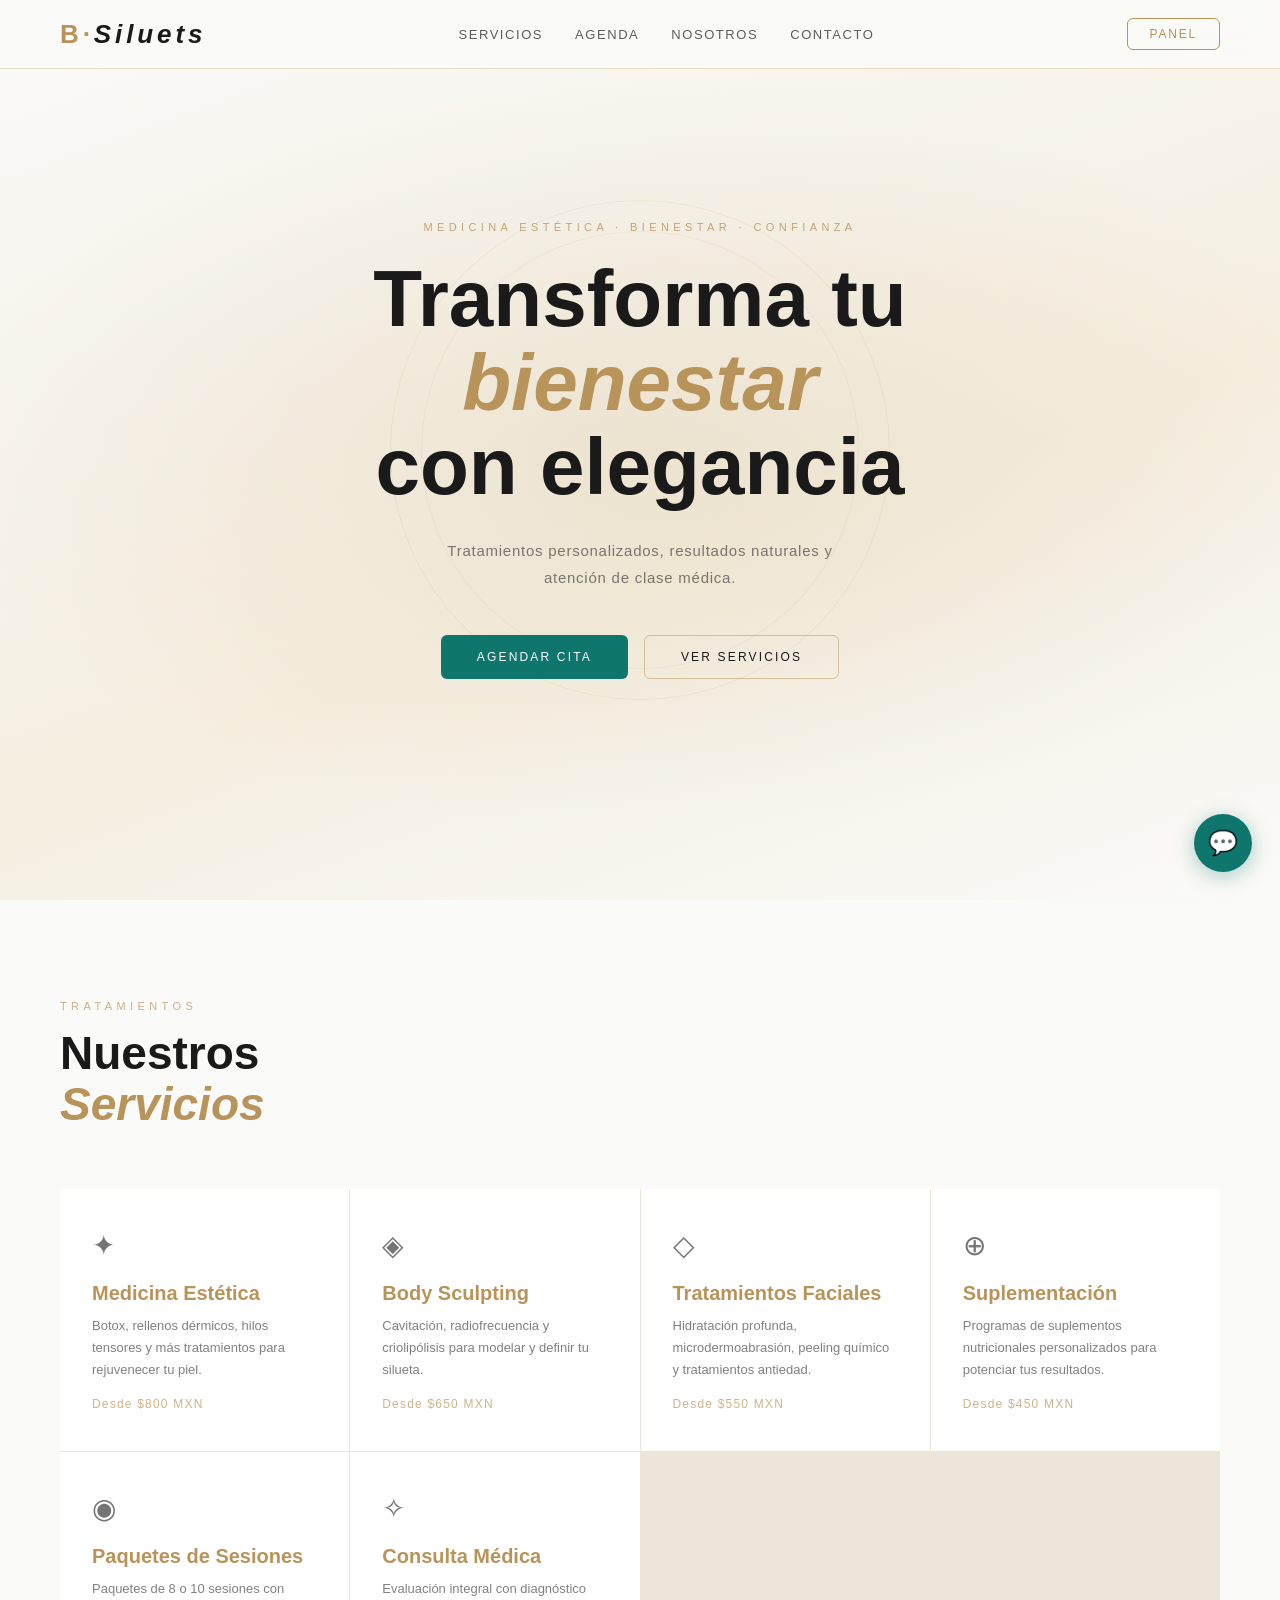
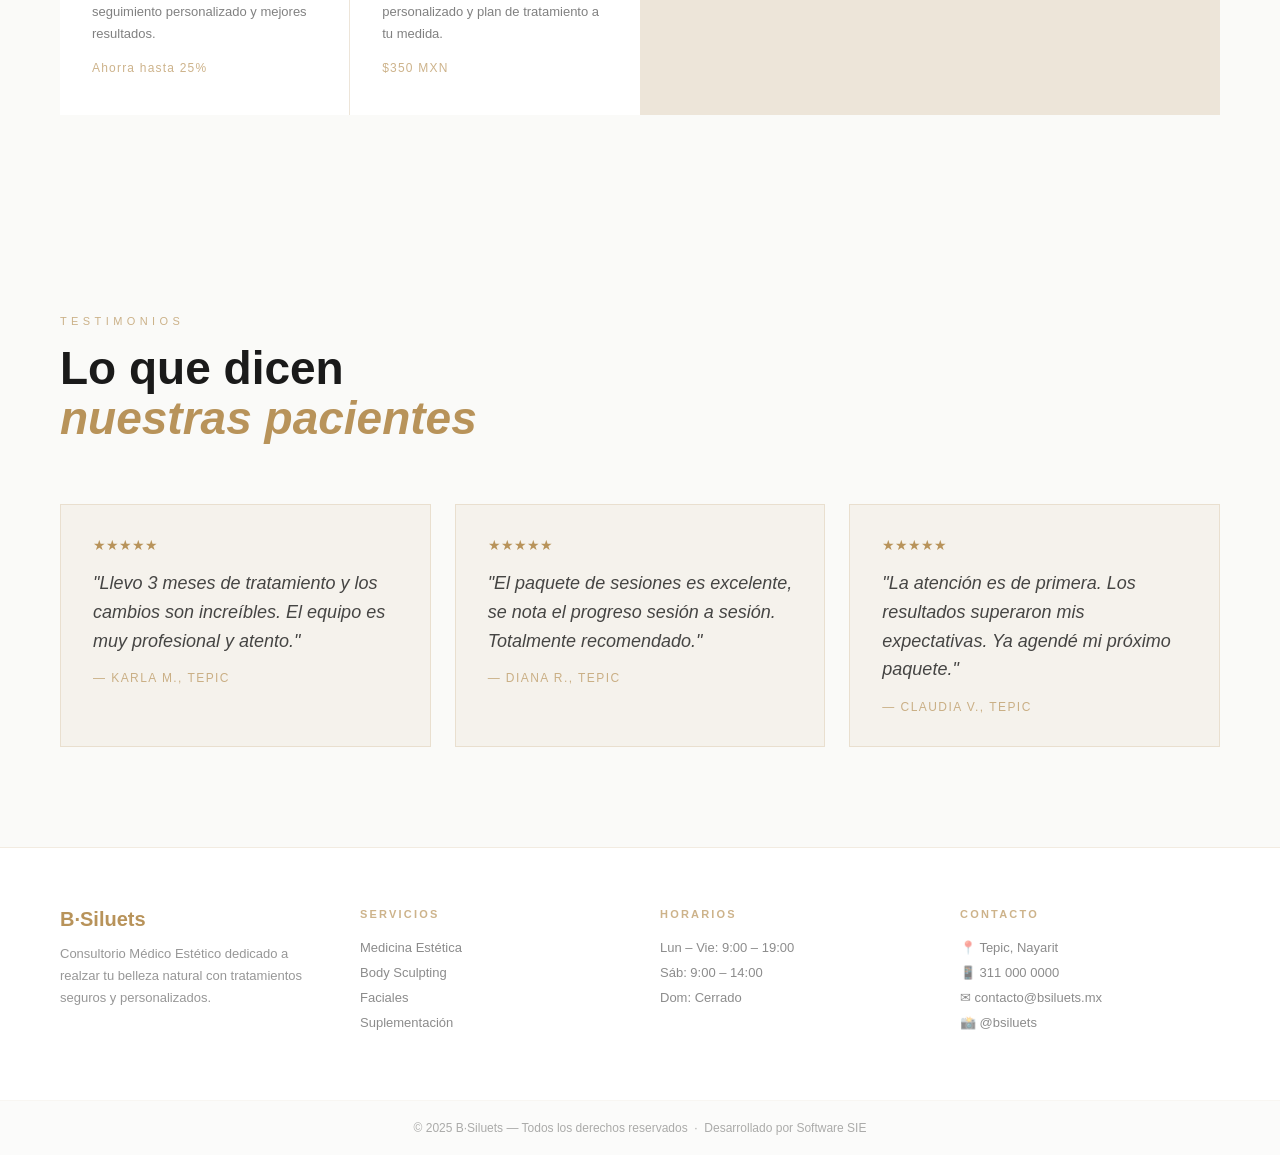
<file: BSiluets_Sistema_v2.html>
<!DOCTYPE html>
<html lang="es">
<head>
<meta charset="UTF-8">
<meta name="viewport" content="width=device-width, initial-scale=1.0">
<title>B·Siluets — Consultorio Médico Estético</title>
<link href="https://fonts.googleapis.com/css2?family=Cormorant+Garamond:ital,wght@0,300;0,400;0,600;1,300;1,400&family=Jost:wght@300;400;500;600&display=swap" rel="stylesheet">
<link rel="stylesheet" href="assets/css/styles.css">
<script src="js/supabase.min.js"></script>
</head>
<body>

<!-- ════ PÁGINA PÚBLICA ════ -->
<div id="public-page">

  <!-- NAV -->
  <nav class="pub-nav">
    <div class="logo">B·<span>Siluets</span></div>
    <ul class="pub-nav-links">
      <li><a href="#servicios">Servicios</a></li>
      <li><a href="#agenda-pub">Agenda</a></li>
      <li><a href="#nosotros">Nosotros</a></li>
      <li><a href="#contacto">Contacto</a></li>
    </ul>
    <button class="btn-login" onclick="openLogin()">Panel</button>
  </nav>

  <!-- HERO -->
  <section class="hero">
    <div class="hero-ornament"></div>
    <div class="hero-content">
      <p class="hero-eyebrow">Medicina Estética · Bienestar · Confianza</p>
      <h1 class="hero-title">Transforma tu<br><em>bienestar</em><br>con elegancia</h1>
      <p class="hero-sub">Tratamientos personalizados, resultados naturales y atención de clase médica.</p>
      <div class="hero-ctas">
        <button class="btn-primary" onclick="scrollTo('#agenda-pub')">Agendar Cita</button>
        <button class="btn-outline" onclick="scrollTo('#servicios')">Ver Servicios</button>
      </div>
    </div>
  </section>

  <!-- SERVICIOS -->
  <section class="section" id="servicios">
    <p class="section-label">Tratamientos</p>
    <h2 class="section-title">Nuestros<br><em>Servicios</em></h2>
    <div class="services-grid">
      <div class="service-card"><div class="service-icon">✦</div><div class="service-name">Medicina Estética</div><p class="service-desc">Botox, rellenos dérmicos, hilos tensores y más tratamientos para rejuvenecer tu piel.</p><div class="service-price">Desde $800 MXN</div></div>
      <div class="service-card"><div class="service-icon">◈</div><div class="service-name">Body Sculpting</div><p class="service-desc">Cavitación, radiofrecuencia y criolipólisis para modelar y definir tu silueta.</p><div class="service-price">Desde $650 MXN</div></div>
      <div class="service-card"><div class="service-icon">◇</div><div class="service-name">Tratamientos Faciales</div><p class="service-desc">Hidratación profunda, microdermoabrasión, peeling químico y tratamientos antiedad.</p><div class="service-price">Desde $550 MXN</div></div>
      <div class="service-card"><div class="service-icon">⊕</div><div class="service-name">Suplementación</div><p class="service-desc">Programas de suplementos nutricionales personalizados para potenciar tus resultados.</p><div class="service-price">Desde $450 MXN</div></div>
      <div class="service-card"><div class="service-icon">◉</div><div class="service-name">Paquetes de Sesiones</div><p class="service-desc">Paquetes de 8 o 10 sesiones con seguimiento personalizado y mejores resultados.</p><div class="service-price">Ahorra hasta 25%</div></div>
      <div class="service-card"><div class="service-icon">✧</div><div class="service-name">Consulta Médica</div><p class="service-desc">Evaluación integral con diagnóstico personalizado y plan de tratamiento a tu medida.</p><div class="service-price">$350 MXN</div></div>
    </div>
  </section>

  <!-- TESTIMONIALES -->
  <section class="section" id="nosotros">
    <p class="section-label">Testimonios</p>
    <h2 class="section-title">Lo que dicen<br><em>nuestras pacientes</em></h2>
    <div class="testimonials">
      <div class="testimonial"><div class="test-stars">★★★★★</div><p class="test-text">"Llevo 3 meses de tratamiento y los cambios son increíbles. El equipo es muy profesional y atento."</p><div class="test-author">— Karla M., Tepic</div></div>
      <div class="testimonial"><div class="test-stars">★★★★★</div><p class="test-text">"El paquete de sesiones es excelente, se nota el progreso sesión a sesión. Totalmente recomendado."</p><div class="test-author">— Diana R., Tepic</div></div>
      <div class="testimonial"><div class="test-stars">★★★★★</div><p class="test-text">"La atención es de primera. Los resultados superaron mis expectativas. Ya agendé mi próximo paquete."</p><div class="test-author">— Claudia V., Tepic</div></div>
    </div>
  </section>

  <!-- FOOTER -->
  <footer class="pub-footer" id="contacto">
    <div class="footer-brand">
      <div class="logo">B·Siluets</div>
      <p>Consultorio Médico Estético dedicado a realzar tu belleza natural con tratamientos seguros y personalizados.</p>
    </div>
    <div class="footer-col">
      <h4>Servicios</h4>
      <ul><li>Medicina Estética</li><li>Body Sculpting</li><li>Faciales</li><li>Suplementación</li></ul>
    </div>
    <div class="footer-col">
      <h4>Horarios</h4>
      <ul><li>Lun – Vie: 9:00 – 19:00</li><li>Sáb: 9:00 – 14:00</li><li>Dom: Cerrado</li></ul>
    </div>
    <div class="footer-col">
      <h4>Contacto</h4>
      <ul><li>📍 Tepic, Nayarit</li><li>📱 311 000 0000</li><li>✉ contacto@bsiluets.mx</li><li>📸 @bsiluets</li></ul>
    </div>
  </footer>
  <div class="footer-bottom">© 2025 B·Siluets — Todos los derechos reservados &nbsp;·&nbsp; Desarrollado por Software SIE</div>

  <!-- BOT CHAT -->
  <div id="chatbubble">
    <div id="chatbox">
      <div class="chat-header">
        <div class="chat-avatar">B</div>
        <div class="chat-header-info"><h4>Asistente B·Siluets</h4><p>● En línea</p></div>
      </div>
      <div class="chat-messages" id="chat-msgs">
        <div class="chat-msg bot">¡Hola! 👋 Soy el asistente de <strong>B·Siluets</strong>. ¿En qué puedo ayudarte hoy?</div>
      </div>
      <div class="chat-chips">
        <button class="chat-chip" onclick="sendChip('Ver servicios')">Ver servicios</button>
        <button class="chat-chip" onclick="sendChip('Agendar cita')">Agendar cita</button>
        <button class="chat-chip" onclick="sendChip('Precios')">Precios</button>
        <button class="chat-chip" onclick="sendChip('Horarios')">Horarios</button>
      </div>
      <div class="chat-input-row">
        <input type="text" id="chat-in" placeholder="Escribe tu mensaje..." onkeydown="if(event.key==='Enter')sendChat()">
        <button onclick="sendChat()">➤</button>
      </div>
    </div>
    <button id="chat-toggle" onclick="toggleChat()" title="Chat">💬</button>
  </div>
</div>

<!-- ════ LOGIN MODAL ════ -->
<div id="login-overlay">
  <div class="login-box" style="position:relative">
    <button class="login-close" onclick="closeLogin()">×</button>
    <div class="login-logo">B·Siluets</div>
    <div class="login-sub">Panel Administrativo</div>
    <input type="text" id="login-user" placeholder="Usuario" value="admin">
    <input type="password" id="login-pass" placeholder="Contraseña" value="" onkeydown="if(event.key==='Enter')login()">
    <div class="login-error" id="login-err">Usuario o contraseña incorrectos</div>
    <button class="btn-entrar" onclick="login()">Ingresar al Panel</button>
    <p style="font-size:11px;color:var(--cream);opacity:.25;margin-top:16px">Demo: admin / 1234</p>
  </div>
</div>

<!-- ════ ADMIN PANEL ════ -->
<div id="admin-page" style="display:none">
  <aside class="sidebar">
    <div class="sidebar-brand">
      <div class="logo">B·Siluets</div>
      <p>Panel Administrativo</p>
    </div>
    <nav class="sidebar-nav">
      <div class="nav-section">Principal</div>
      <div class="nav-item active" onclick="showModule('dashboard',this)"><span class="ni">⊞</span>Dashboard</div>
      <div class="nav-item" onclick="showModule('agenda',this)"><span class="ni">📅</span>Agenda</div>
      <div class="nav-item" onclick="showModule('pacientes',this)"><span class="ni">👤</span>Pacientes</div>
      <div class="nav-section">Catálogos</div>
      <div class="nav-item" onclick="showModule('tratamientos',this)"><span class="ni">✦</span>Tratamientos</div>
      <div class="nav-item" onclick="showModule('inventario',this)"><span class="ni">📦</span>Suplementos / Inv.</div>
      <div class="nav-section">Operación</div>
      <div class="nav-item" onclick="showModule('pagos',this)"><span class="ni">💳</span>Pagos</div>
      <div class="nav-item" onclick="showModule('paquetes',this)"><span class="ni">🗂</span>Paquetes & Visitas</div>
      <div class="nav-item" onclick="showModule('creditos',this)"><span class="ni">⚠</span>Créditos & Adeudos</div>
      <div class="nav-item" onclick="showModule('reportes',this)"><span class="ni">📊</span>Reportes</div>
      <div class="nav-item" onclick="showModule('caja',this)"><span class="ni">💰</span>Caja</div>
      <div class="nav-section">Sistema</div>
      <div class="nav-item" onclick="showModule('bot',this)"><span class="ni">🤖</span>Bot / Chat</div>
      <div class="nav-item" onclick="showModule('config',this)"><span class="ni">⚙</span>Configuración</div>
    </nav>
    <div class="sidebar-foot">
      <div class="sidebar-user">
        <div class="su-avatar">A</div>
        <div class="su-info"><p>Administrador</p><span>admin</span></div>
      </div>
      <div style="margin-top:12px">
        <button class="tb-btn danger" style="width:100%;margin-top:0" onclick="logout()">Cerrar sesión</button>
      </div>
    </div>
  </aside>

  <div class="admin-main">
    <div class="admin-topbar">
      <span class="topbar-title" id="module-title">Dashboard</span>
      <div class="topbar-actions">
        <button class="tb-btn" onclick="openModal('nuevo-servicio')">+ Nueva Atención</button>
        <button class="tb-btn" onclick="openModal('nuevo-paciente')">+ Paciente</button>
      </div>
    </div>

    <div class="admin-content">

      <!-- DASHBOARD -->
      <div class="module active" id="mod-dashboard">
        <div class="kpi-grid">
          <div class="kpi"><div class="kpi-label">Citas Hoy</div><div class="kpi-val">8</div><div class="kpi-sub">3 pendientes</div><span class="kpi-trend up">↑ 2</span></div>
          <div class="kpi"><div class="kpi-label">Ingresos Mes</div><div class="kpi-val">$42,850</div><div class="kpi-sub">MXN</div><span class="kpi-trend up">↑ 18%</span></div>
          <div class="kpi"><div class="kpi-label">Pacientes Activos</div><div class="kpi-val">134</div><div class="kpi-sub">12 nuevos este mes</div><span class="kpi-trend up">↑ 9%</span></div>
          <div class="kpi"><div class="kpi-label">Paquetes Activos</div><div class="kpi-val">27</div><div class="kpi-sub">5 completan esta semana</div><span class="kpi-trend down">↓ 1</span></div>
          <div class="kpi"><div class="kpi-label">Stock Bajo</div><div class="kpi-val">3</div><div class="kpi-sub">productos</div><span class="kpi-trend down">⚠</span></div>
        </div>
        <div class="dash-grid">
          <div class="card">
            <div class="card-title">Próximas Citas <a onclick="showModule('agenda',document.querySelectorAll('.nav-item')[1])">Ver agenda →</a></div>
            <table>
              <tr><th>Hora</th><th>Paciente</th><th>Tratamiento</th><th>Estado</th></tr>
              <tr><td>09:00</td><td>Ana Rodríguez</td><td>Cavitación x2</td><td><span class="badge badge-green">Confirmada</span></td></tr>
              <tr><td>10:30</td><td>Karla Mendoza</td><td>Botox Labios</td><td><span class="badge badge-green">Confirmada</span></td></tr>
              <tr><td>11:00</td><td>Diana López</td><td>Consulta + Facial</td><td><span class="badge badge-gold">Pendiente</span></td></tr>
              <tr><td>13:00</td><td>María Torres</td><td>Body Sculpting #5</td><td><span class="badge badge-gold">Pendiente</span></td></tr>
              <tr><td>15:30</td><td>Claudia Vega</td><td>Suplemento + Consult.</td><td><span class="badge badge-blue">En sala</span></td></tr>
              <tr><td>17:00</td><td>Sofía Ruiz</td><td>Relleno dérmico</td><td><span class="badge badge-gray">Sin confirmar</span></td></tr>
            </table>
          </div>
          <div>
            <div class="card" style="margin-bottom:16px">
              <div class="card-title">Paquetes por vencer</div>
              <div style="display:flex;flex-direction:column;gap:8px">
                <div style="font-size:13px;color:var(--cream);opacity:.7;display:flex;justify-content:space-between"><span>María Torres</span><span class="badge badge-gold">Sesión 7/10</span></div>
                <div style="font-size:13px;color:var(--cream);opacity:.7;display:flex;justify-content:space-between"><span>Laura Soto</span><span class="badge badge-red">Sesión 8/8</span></div>
                <div style="font-size:13px;color:var(--cream);opacity:.7;display:flex;justify-content:space-between"><span>Fernanda Gil</span><span class="badge badge-gold">Sesión 6/10</span></div>
              </div>
            </div>
            <div class="card">
              <div class="card-title">Últimos Pagos</div>
              <div style="display:flex;flex-direction:column;gap:8px">
                <div style="font-size:13px;color:var(--cream);opacity:.7;display:flex;justify-content:space-between"><span>Ana R.</span><span style="color:var(--gold)">$1,800</span></div>
                <div style="font-size:13px;color:var(--cream);opacity:.7;display:flex;justify-content:space-between"><span>Diana L.</span><span style="color:var(--gold)">$3,200</span></div>
                <div style="font-size:13px;color:var(--cream);opacity:.7;display:flex;justify-content:space-between"><span>Karla M.</span><span style="color:var(--gold)">$950</span></div>
              </div>
            </div>
          </div>
        </div>
      </div>

      <!-- AGENDA -->
      <div class="module" id="mod-agenda">
        <div class="agenda-admin">
          <div>
            <div class="mini-cal">
              <div class="cal-header">
                <button class="cal-nav" onclick="calNav(-1)">‹</button>
                <span class="cal-month" id="cal-month-lbl">Junio 2025</span>
                <button class="cal-nav" onclick="calNav(1)">›</button>
              </div>
              <div class="cal-grid" id="cal-grid"></div>
            </div>
            <div style="margin-top:14px;display:flex;flex-direction:column;gap:8px">
              <button class="tb-btn" style="width:100%" onclick="abrirModalCita()">+ Nueva Cita</button>
              
            </div>
          </div>
          <div class="agenda-slots">
            <div class="slot-header" id="slot-header">Citas — Lunes 2 de junio</div>
            <div id="slot-list">
              <div class="slot-item"><span class="slot-time">09:00</span><div class="slot-info"><div class="slot-patient">Ana Rodríguez</div><div class="slot-treatment">Cavitación — Sesión 3/10</div></div><span class="badge badge-green" style="align-self:center">Confirmada</span><div class="slot-actions"><button class="icon-btn" title="Ver">👁</button><button class="icon-btn" title="Editar">✏</button></div></div>
              <div class="slot-item"><span class="slot-time">10:30</span><div class="slot-info"><div class="slot-patient">Karla Mendoza</div><div class="slot-treatment">Botox Labios + Consulta</div></div><span class="badge badge-green" style="align-self:center">Confirmada</span><div class="slot-actions"><button class="icon-btn">👁</button><button class="icon-btn">✏</button></div></div>
              <div class="slot-item"><span class="slot-time">11:00</span><div class="slot-info"><div class="slot-patient">Diana López</div><div class="slot-treatment">Facial Antiedad</div></div><span class="badge badge-gold" style="align-self:center">Pendiente</span><div class="slot-actions"><button class="icon-btn">👁</button><button class="icon-btn">✏</button></div></div>
              <div class="slot-item"><span class="slot-time">13:00</span><div class="slot-info"><div class="slot-patient">María Torres</div><div class="slot-treatment">Body Sculpting — Sesión 7/10</div></div><span class="badge badge-gold" style="align-self:center">Pendiente</span><div class="slot-actions"><button class="icon-btn">👁</button><button class="icon-btn">✏</button></div></div>
              <div class="slot-item"><span class="slot-time">15:30</span><div class="slot-info"><div class="slot-patient">Claudia Vega</div><div class="slot-treatment">Suplemento Colágeno + Consulta</div></div><span class="badge badge-blue" style="align-self:center">En sala</span><div class="slot-actions"><button class="icon-btn">👁</button><button class="icon-btn">✏</button></div></div>
              <div class="slot-item"><span class="slot-time">17:00</span><div class="slot-info"><div class="slot-patient">Sofía Ruiz</div><div class="slot-treatment">Relleno Dérmico</div></div><span class="badge badge-gray" style="align-self:center">Sin confirmar</span><div class="slot-actions"><button class="icon-btn">👁</button><button class="icon-btn">✏</button></div></div>
            </div>
          </div>
        </div>
      </div>

      <!-- PACIENTES -->
      <div class="module" id="mod-pacientes">
        <div class="patients-header">
          <input type="text" class="search-box" placeholder="🔍  Buscar paciente por nombre, teléfono o tratamiento..." oninput="buscarPaciente(this.value)">
          <button class="tb-btn" onclick="openModal('nuevo-paciente')">+ Nuevo Paciente</button>
        </div>
        <div class="patient-profile">
          <div>
            <div class="profile-card">
              <div class="profile-avatar" id="perfil-avatar">—</div>
              <div class="profile-name" id="perfil-nombre">Selecciona una paciente</div>
              <div class="profile-sub">Paciente activa</div>
              <div class="profile-stats">
                <div class="pstat"><div class="pstat-val" id="perfil-sesiones">—</div><div class="pstat-lbl">Sesiones</div></div>
                <div class="pstat"><div class="pstat-val" id="perfil-invertido">—</div><div class="pstat-lbl">Invertido</div></div>
                <div class="pstat"><div class="pstat-val" id="perfil-paquetes">—</div><div class="pstat-lbl">Paquetes</div></div>
                <div class="pstat"><div class="pstat-val" id="perfil-proxcita">—</div><div class="pstat-lbl">Próx. cita</div></div>
              </div>
            </div>
            <div style="background:var(--charcoal);border:1px solid rgba(201,168,108,.1);padding:16px;margin-top:12px;font-size:13px">
              <div style="font-size:10px;letter-spacing:.15em;text-transform:uppercase;color:var(--gold);opacity:.6;margin-bottom:12px">Datos de contacto</div>
              <div style="color:var(--cream);opacity:.6;margin-bottom:6px">📱 <span id="perfil-tel">—</span></div>
              <div style="color:var(--cream);opacity:.6;margin-bottom:6px">✉ <span id="perfil-email">—</span></div>
              <div style="color:var(--cream);opacity:.6;margin-bottom:6px">🎂 <span id="perfil-edad">—</span></div>
              <div style="color:var(--cream);opacity:.6">📍 <span id="perfil-ciudad">—</span></div>
            </div>
          </div>
          <div>
            <div class="session-tracker">
              <div class="st-title">Control de paquetes / sesiones</div>
              <div id="paquetes-paciente"></div>
             </div>
            <div class="card" style="margin-top:16px">
              <div class="card-title">Historial de atenciones</div>
                <table id="tabla-historial">
                  <tr><th>Fecha</th><th>Servicio</th><th>Pago</th><th>Monto</th></tr>
                  <tr><td colspan="4" style="text-align:center;opacity:.3;padding:20px">Selecciona una paciente</td></tr>
                </table>
            </div>
          </div>
        </div>
        <div style="margin-top:20px">
          <div class="card">
            <div class="card-title">Todos los Pacientes</div>
            <table id="tabla-pacientes-body"></table>
          </div>
        </div>
      </div>

      <!-- TRATAMIENTOS -->
        <div class="module" id="mod-tratamientos">
          <div style="display:flex;justify-content:space-between;align-items:center;margin-bottom:20px">
            <input type="text" class="search-box" style="max-width:320px" placeholder="🔍  Buscar tratamiento..." oninput="buscarTratamiento(this.value)">
            <div style="display:flex;gap:10px">
              <select id="filtro-categoria" style="background:var(--charcoal);border:1px solid rgba(201,168,108,.15);color:var(--cream);padding:9px 14px;font-family:'Jost',sans-serif;font-size:12px;outline:none" onchange="buscarTratamiento(document.querySelector('#mod-tratamientos .search-box').value)">
                <option value="">Todas las categorías</option>
                <option value="Medicina Estética">Medicina Estética</option>
                <option value="Body Sculpting">Body Sculpting</option>
                <option value="Facial">Facial</option>
                <option value="General">General</option>
              </select>
              <button class="tb-btn" onclick="openModal('nuevo-trat')">+ Nuevo Tratamiento</button>
            </div>
          </div>
          <div id="treat-grid-container" class="treat-grid"></div>
        </div>

      <!-- INVENTARIO -->
        <div class="module" id="mod-inventario">
          <div id="stock-alertas"></div>
          <div class="inv-controls">
            <input type="text" class="search-box" style="max-width:300px" placeholder="🔍  Buscar producto..." oninput="buscarInventario(this.value)">
            <select id="filtro-inv-cat" style="background:var(--charcoal);border:1px solid rgba(201,168,108,.15);color:var(--cream);padding:9px 14px;font-family:'Jost',sans-serif;font-size:13px;outline:none" onchange="buscarInventario(document.querySelector('#mod-inventario .search-box').value)">
              <option value="">Todas las categorías</option>
              <option value="Suplemento">Suplementos</option>
              <option value="Insumo médico">Insumos médicos</option>
              <option value="Cosmético">Cosméticos</option>
            </select>
            <button class="tb-btn" onclick="openModal('nuevo-prod')">+ Producto</button>
          </div>
          <div class="card">
            <div class="card-title">Inventario de Suplementos y Productos</div>
            <table>
              <tr>
                <th>Producto</th><th>Categoría</th><th>Stock</th><th>Unidad</th>
                <th>Stock mín.</th><th>Precio venta</th><th>Estado</th><th></th>
              </tr>
              <tbody id="tabla-inventario"></tbody>
            </table>
          </div>
        </div>

      <!-- PAGOS -->
<div class="module" id="mod-pagos">
  <div style="display:grid;grid-template-columns:1.2fr 1fr;gap:20px">
    <div>
      <div class="pago-form">
        <div class="card-title" style="margin-bottom:20px">Nueva Atención / Cobro</div>

        <div class="accion-servicio">
          <div class="as-header"><span class="as-title">Paciente</span></div>
          <div class="pago-grid">
            <div class="fg"><label>Paciente</label>
              <select id="pago-paciente" style="width:100%;background:var(--dark);border:1px solid rgba(201,168,108,.15);padding:9px 13px;font-family:'Jost',sans-serif;font-size:13px;color:var(--cream);outline:none">
                <option value="">Seleccionar...</option>
              </select>
            </div>
            <div class="fg"><label>Fecha</label>
              <input type="date" id="pago-fecha" style="width:100%;background:var(--dark);border:1px solid rgba(201,168,108,.15);padding:9px 13px;font-family:'Jost',sans-serif;font-size:13px;color:var(--cream);outline:none">
            </div>
          </div>
        </div>

        <div class="accion-servicio">
          <div class="as-header">
            <span class="as-title">Consulta</span>
            <input type="checkbox" id="chk-consulta" onchange="recalcPago()" style="accent-color:var(--gold)">
          </div>
          <div id="consulta-block" style="display:none">
            <div class="fg">
              <label>Tipo de consulta</label>
              <select id="pago-consulta-tipo" onchange="recalcPago()" style="width:100%;background:var(--dark);border:1px solid rgba(201,168,108,.15);padding:9px 13px;font-family:'Jost',sans-serif;font-size:13px;color:var(--cream);outline:none">
                <option value="350">Consulta general ($350)</option>
                <option value="200">Consulta de seguimiento ($200)</option>
              </select>
            </div>
          </div>
        </div>

        <div class="accion-servicio">
          <div class="as-header">
            <span class="as-title">Tratamiento</span>
            <input type="checkbox" id="chk-trat" onchange="recalcPago()" style="accent-color:var(--gold)">
          </div>
          <div id="trat-block" style="display:none">
            <div class="pago-grid">
              <div class="fg"><label>Tratamiento</label>
                <select id="pago-tratamiento" onchange="recalcPago()" style="width:100%;background:var(--dark);border:1px solid rgba(201,168,108,.15);padding:9px 13px;font-family:'Jost',sans-serif;font-size:13px;color:var(--cream);outline:none">
                  <option value="0">Seleccionar...</option>
                </select>
              </div>
            </div>
          </div>
        </div>

        <div class="accion-servicio">
          <div class="as-header">
            <span class="as-title">Suplementos</span>
            <input type="checkbox" id="chk-supl" onchange="recalcPago()" style="accent-color:var(--gold)">
          </div>
          <div id="supl-block" style="display:none">
            <div class="pago-grid">
              <div class="fg"><label>Producto</label>
                <select id="pago-suplemento" onchange="recalcPago()" style="width:100%;background:var(--dark);border:1px solid rgba(201,168,108,.15);padding:9px 13px;font-family:'Jost',sans-serif;font-size:13px;color:var(--cream);outline:none">
                  <option value="0">Seleccionar...</option>
                </select>
              </div>
              <div class="fg"><label>Cantidad</label>
                <input type="number" id="pago-supl-qty" step="0.25" min="0.25" value="1" onchange="recalcPago()" style="width:100%;background:var(--dark);border:1px solid rgba(201,168,108,.15);padding:9px 13px;font-family:'Jost',sans-serif;font-size:13px;color:var(--cream);outline:none">
              </div>
            </div>
          </div>
        </div>

        <div class="pago-total">
          <div class="pago-total-row"><span>Consulta</span><span id="tot-consulta">$0</span></div>
          <div class="pago-total-row"><span>Tratamiento</span><span id="tot-trat">$0</span></div>
          <div class="pago-total-row"><span>Suplementos</span><span id="tot-supl">$0</span></div>
          <div class="pago-total-row"><span>TOTAL</span><span id="tot-total">$0</span></div>
        </div>

        <div style="margin-top:16px">
          <div class="card-title" style="font-size:10px;margin-bottom:10px">Método de pago</div>
          <div class="payment-methods">
            <div class="pm selected" onclick="selPM(this)" data-metodo="efectivo">💵 Efectivo</div>
            <div class="pm" onclick="selPM(this)" data-metodo="tarjeta">💳 Tarjeta</div>
            <div class="pm" onclick="selPM(this)" data-metodo="credito">📲 Crédito</div>
          </div>
        </div>

        <div class="fg" style="margin-top:14px">
          <label style="font-size:10px;letter-spacing:.13em;text-transform:uppercase;color:var(--cream);opacity:.4">Notas del cobro (opcional)</label>
          <input type="text" id="pago-notas" placeholder="Ej. Pago parcial, próxima sesión..." style="width:100%;background:var(--dark);border:1px solid rgba(201,168,108,.15);padding:9px 13px;font-family:'Jost',sans-serif;font-size:13px;color:var(--cream);outline:none;margin-top:6px">
        </div>

        <button class="btn-primary" style="margin-top:20px;width:100%" onclick="registrarCobro()">Registrar Cobro</button>
      </div>
    </div>

    <div>
      <div class="card">
      <div class="card-title" style="display:flex;justify-content:space-between;align-items:center">
        <span>Últimos Cobros</span>
        <input type="date" id="filtro-cobros-fecha" style="background:var(--dark);border:1px solid rgba(201,168,108,.15);padding:6px 10px;font-family:'Jost',sans-serif;font-size:12px;color:var(--cream);outline:none" onchange="filtrarUltimosCobros()">
      </div>
      <table>
          <tr><th>Fecha</th><th>Paciente</th><th>Concepto</th><th>Método</th><th>Total</th><th></th></tr>
          <tbody id="tabla-ultimos-cobros">
            <tr><td colspan="4" style="text-align:center;opacity:.3;padding:16px">Cargando...</td></tr>
          </tbody>
        </table>
      </div>
    </div>
  </div>
</div>

      <!-- REPORTES -->
      <div class="module" id="mod-reportes">
        <div style="display:flex;gap:12px;margin-bottom:20px;align-items:center">
          <select id="reporte-mes" onchange="initReportes()" style="background:var(--charcoal);border:1px solid rgba(201,168,108,.15);color:var(--cream);padding:9px 14px;font-family:'Jost',sans-serif;font-size:13px;outline:none"></select>
          <button class="tb-btn" onclick="initReportes()">🔄 Actualizar</button>
        </div>
        <div class="kpi-grid" style="margin-bottom:24px">
          <div class="kpi"><div class="kpi-label">Ingresos del mes</div><div class="kpi-val" id="rep-ingresos">—</div></div>
          <div class="kpi"><div class="kpi-label">Sesiones realizadas</div><div class="kpi-val" id="rep-sesiones">—</div></div>
          <div class="kpi"><div class="kpi-label">Pacientes atendidas</div><div class="kpi-val" id="rep-pacientes">—</div></div>
          <div class="kpi"><div class="kpi-label">Tratamiento top</div><div class="kpi-val" id="rep-top" style="font-size:18px">—</div></div>
        </div>
        <div class="reports-grid">
          <div class="card">
            <div class="card-title">Ingresos por semana</div>
            <div class="bar-chart" id="bar-ingresos" style="margin-top:12px;height:140px"></div>
            <div style="margin-top:28px"></div>
          </div>
          <div class="card">
            <div class="card-title">Sesiones por tratamiento</div>
            <div class="bar-chart" id="bar-trats" style="margin-top:12px;height:140px"></div>
            <div style="margin-top:28px"></div>
          </div>
          <div class="card">
            <div class="card-title">Métodos de pago</div>
            <div id="rep-metodos" style="margin-top:12px;display:flex;flex-direction:column;gap:10px"></div>
          </div>
          <div class="card">
            <div class="card-title">Últimos cobros del mes</div>
            <table style="margin-top:8px">
              <tr><th>Fecha</th><th>Paciente</th><th>Concepto</th><th>Total</th></tr>
              <tbody id="tabla-rep-cobros"></tbody>
            </table>
          </div>
        </div>
      </div>

    <!-- CAJA -->
    <div class="module" id="mod-caja">
      <div style="display:flex;gap:12px;margin-bottom:20px;align-items:center;flex-wrap:wrap">
        <div class="fg" style="margin-bottom:0">
          <label style="font-size:10px;letter-spacing:.13em;text-transform:uppercase;color:var(--cream);opacity:.4;display:block;margin-bottom:6px">Fecha</label>
          <input type="date" id="caja-fecha" style="background:var(--charcoal);border:1px solid rgba(201,168,108,.15);padding:9px 13px;font-family:'Jost',sans-serif;font-size:13px;color:var(--cream);outline:none" onchange="initCaja()">
        </div>
        <button class="tb-btn" onclick="initCaja()">🔄 Actualizar</button>
      </div>
      <div class="kpi-grid" style="margin-bottom:24px">
        <div class="kpi"><div class="kpi-label">Total del día</div><div class="kpi-val" id="caja-total">—</div></div>
        <div class="kpi"><div class="kpi-label">💵 Efectivo</div><div class="kpi-val" id="caja-efectivo" style="color:#27AE60">—</div></div>
        <div class="kpi"><div class="kpi-label">💳 Tarjeta</div><div class="kpi-val" id="caja-tarjeta" style="color:#2980B9">—</div></div>
        <div class="kpi"><div class="kpi-label">📲 Crédito</div><div class="kpi-val" id="caja-credito" style="color:#e74c3c">—</div></div>
      </div>
      <div class="dash-grid">
        <div class="card">
          <div class="card-title">Cobros del día (Pagos)</div>
          <table>
            <tr><th>Paciente</th><th>Concepto</th><th>Método</th><th>Monto</th></tr>
            <tbody id="caja-tabla-pagos"></tbody>
          </table>
        </div>
        <div class="card">
          <div class="card-title">Abonos de sesiones (Paquetes)</div>
          <table>
            <tr><th>Paciente</th><th>Sesión</th><th>Método</th><th>Monto</th></tr>
            <tbody id="caja-tabla-visitas"></tbody>
          </table>
        </div>
      </div>
      <div class="card" style="margin-top:20px">
        <div class="card-title">Abonos a adeudos (Créditos)</div>
        <table>
          <tr><th>Paciente</th><th>Referencia</th><th>Método</th><th>Monto</th></tr>
          <tbody id="caja-tabla-abonos"></tbody>
        </table>
      </div>
    </div>



      <!-- BOT / CHAT -->
      <div class="module" id="mod-bot">
        <div style="display:grid;grid-template-columns:1fr 1fr;gap:20px">
          <div class="config-card">
            <div class="config-title">Configuración del Bot</div>
            <div class="config-row"><label>Bot activo en página pública</label><div class="toggle on" onclick="this.classList.toggle('on')"></div></div>
            <div class="config-row"><label>Respuestas automáticas (IA)</label><div class="toggle on" onclick="this.classList.toggle('on')"></div></div>
            <div class="config-row"><label>Notificación al admin (WhatsApp)</label><div class="toggle on" onclick="this.classList.toggle('on')"></div></div>
            <div class="config-row"><label>Guardar historial de chats</label><div class="toggle on" onclick="this.classList.toggle('on')"></div></div>
            <div style="margin-top:16px">
              <div class="fg"><label>Nombre del asistente</label><input class="config-input" style="width:100%" value="Asistente B·Siluets"></div>
              <div class="fg" style="margin-top:10px"><label>Mensaje de bienvenida</label><textarea class="config-input" style="width:100%;height:70px;resize:none">¡Hola! Soy el asistente de B·Siluets. ¿En qué puedo ayudarte hoy?</textarea></div>
            </div>
          </div>
          <div class="config-card">
            <div class="config-title">Intenciones detectadas</div>
            <div class="intent-list">
              <div class="intent-item"><span>Ver servicios / precios</span><span class="intent-badge">Activo</span></div>
              <div class="intent-item"><span>Agendar cita</span><span class="intent-badge">Activo</span></div>
              <div class="intent-item"><span>Consultar horarios</span><span class="intent-badge">Activo</span></div>
              <div class="intent-item"><span>Información de tratamientos</span><span class="intent-badge">Activo</span></div>
              <div class="intent-item"><span>Preguntar por paquetes</span><span class="intent-badge">Activo</span></div>
              <div class="intent-item"><span>Ubicación / contacto</span><span class="intent-badge">Activo</span></div>
            </div>
            <div style="margin-top:16px">
              <div class="card-title">Vista previa del bot</div>
              <div class="bot-preview">
                <div class="bot-msg-preview">¡Hola! Soy el asistente de B·Siluets. ¿En qué puedo ayudarte hoy?</div>
                <div class="bot-msg-preview">Nuestros servicios incluyen: Medicina Estética, Body Sculpting, Tratamientos Faciales y Suplementación. ¿Te gustaría saber más de alguno?</div>
                <div class="bot-msg-preview">Para agendar una cita puedes llenar el formulario en nuestra página o contactarnos al 311 000 0000. ¡Con gusto te atendemos!</div>
              </div>
            </div>
          </div>
          <div class="config-card" style="grid-column:1/-1">
            <div class="config-title">Conversaciones recientes</div>
            <table>
              <tr><th>Fecha</th><th>Visitante</th><th>Mensajes</th><th>Intención detectada</th><th>Agendó</th></tr>
              <tr><td>02/Jun 14:32</td><td>Visitante #1842</td><td>7</td><td>Agendar cita + precios</td><td><span class="badge badge-green">Sí</span></td></tr>
              <tr><td>02/Jun 11:15</td><td>Visitante #1841</td><td>3</td><td>Consultar horarios</td><td><span class="badge badge-gray">No</span></td></tr>
              <tr><td>01/Jun 18:20</td><td>Visitante #1840</td><td>12</td><td>Información paquetes</td><td><span class="badge badge-green">Sí</span></td></tr>
              <tr><td>01/Jun 10:05</td><td>Visitante #1839</td><td>5</td><td>Ver servicios</td><td><span class="badge badge-gold">Pendiente</span></td></tr>
            </table>
          </div>
        </div>
      </div>

      <!-- CONFIGURACIÓN -->
      <div class="module" id="mod-config">
        <div class="config-grid">
          <div class="config-card">
            <div class="config-title">Datos del Consultorio</div>
            <div class="fg" style="margin-bottom:10px"><label>Nombre del consultorio</label><input class="config-input" style="width:100%" value="B·Siluets Consultorio Médico Estético"></div>
            <div class="fg" style="margin-bottom:10px"><label>Dirección</label><input class="config-input" style="width:100%" value="Tepic, Nayarit, México"></div>
            <div class="fg" style="margin-bottom:10px"><label>Teléfono</label><input class="config-input" style="width:100%" value="311 000 0000"></div>
            <div class="fg" style="margin-bottom:10px"><label>Correo</label><input class="config-input" style="width:100%" value="contacto@bsiluets.mx"></div>
            <div class="fg"><label>Instagram</label><input class="config-input" style="width:100%" value="@bsiluets"></div>
            <button class="btn-primary" style="margin-top:16px" onclick="showToast('Datos guardados correctamente')">Guardar</button>
          </div>
          <div class="config-card">
            <div class="config-title">Horarios de Atención</div>
            <div style="display:flex;flex-direction:column;gap:10px">
              <div class="config-row"><label>Lunes — Viernes</label><input class="config-input" value="09:00 — 19:00"></div>
              <div class="config-row"><label>Sábado</label><input class="config-input" value="09:00 — 14:00"></div>
              <div class="config-row"><label>Domingo</label><input class="config-input" value="Cerrado"></div>
              <div class="config-row"><label>Cita mínima (min)</label><input class="config-input" value="30" style="width:80px"></div>
            </div>
            <button class="btn-primary" style="margin-top:16px" onclick="showToast('Horarios actualizados')">Guardar</button>
          </div>
          <div class="config-card">
            <div class="config-title">Notificaciones Automáticas</div>
            <div class="config-row"><label>Recordatorio de cita (24h antes)</label><div class="toggle on" onclick="this.classList.toggle('on')"></div></div>
            <div class="config-row"><label>Confirmación por WhatsApp</label><div class="toggle on" onclick="this.classList.toggle('on')"></div></div>
            <div class="config-row"><label>Alerta stock bajo</label><div class="toggle on" onclick="this.classList.toggle('on')"></div></div>
            <div class="config-row"><label>Resumen diario al admin</label><div class="toggle" onclick="this.classList.toggle('on')"></div></div>
            <div class="config-row"><label>Notif. paquete por vencer</label><div class="toggle on" onclick="this.classList.toggle('on')"></div></div>
            <div style="margin-top:12px"><div class="fg"><label>WhatsApp admin</label><input class="config-input" style="width:100%" value="311 000 0000"></div></div>
          </div>
          <div class="config-card">
            <div class="config-title">Usuarios del Sistema</div>
            <table>
              <tr><th>Usuario</th><th>Rol</th><th>Estado</th></tr>
              <tr><td>admin</td><td><span class="badge badge-gold">Administrador</span></td><td><span class="badge badge-green">Activo</span></td></tr>
              <tr><td>recepcion</td><td><span class="badge badge-blue">Recepcionista</span></td><td><span class="badge badge-green">Activo</span></td></tr>
            </table>
            <button class="tb-btn" style="margin-top:14px">+ Agregar usuario</button>
          </div>

          <div class="config-card">
            <div class="config-title">Bloqueo de Fechas</div>
            <div style="margin-bottom:14px">
              <button class="tb-btn" style="width:100%" onclick="openModal('bloquear-fecha')">🔒 Bloquear fecha(s)</button>
            </div>
            <div class="card" style="margin-top:12px">
              <div class="card-title">Fechas bloqueadas</div>
              <table>
                <tr><th>Fecha</th><th>Tipo</th><th>Razón</th><th></th></tr>
                <tbody id="tabla-fechas-bloqueadas"></tbody>
              </table>
            </div>
          </div>

        </div>
      </div>

      <!-- PAQUETES & VISITAS -->
      <div class="module" id="mod-paquetes">
        <div class="mod-tabs">
          <button class="mod-tab active" onclick="showModTab('paq-lista',this)">Paquetes registrados</button>
          <button class="mod-tab" onclick="showModTab('paq-visita',this)">Registrar visita / cobro</button>
          <button class="mod-tab" onclick="showModTab('paq-notas',this)">Notas del día</button>
        </div>
        <div class="mod-panel active" id="paq-lista">
          <div class="kpi-grid" style="margin-bottom:20px">
            <div class="kpi"><div class="kpi-label">Paquetes activos</div><div class="kpi-val" id="kpi-paq-activos">—</div></div>
            <div class="kpi"><div class="kpi-label">Con saldo pendiente</div><div class="kpi-val" id="kpi-paq-saldo">—</div></div>
            <div class="kpi"><div class="kpi-label">Vencen esta semana</div><div class="kpi-val" id="kpi-paq-vencen" style="color:#e74c3c">—</div></div>
            <div class="kpi"><div class="kpi-label">Total en cartera</div><div class="kpi-val" id="kpi-paq-cartera">—</div></div>
          </div>
          <div style="display:flex;gap:12px;margin-bottom:18px">
            <input type="text" class="search-box" placeholder="🔍  Buscar paciente o paquete..." oninput="buscarPaquete(this.value)">
            <button class="tb-btn" onclick="openModal('nuevo-paquete')">+ Nuevo Paquete</button>
          </div>
          <div class="card">
            <div class="card-title">Paquetes</div>
            <table>
              <tr><th>Paciente</th><th>Tratamiento</th><th>Sesiones</th><th>Progreso</th><th>Total</th><th>Pagado</th><th>Saldo</th><th>Estado</th><th></th></tr>
              <tbody id="tabla-paquetes-body"></tbody>
            </table>
          </div>
          <div class="card" id="detalle-paquete" style="display:none;margin-top:18px">
            <div class="card-title">
              <span id="det-titulo">Detalle</span>
              <button class="tb-btn" style="font-size:10px;padding:4px 10px" onclick="document.getElementById('detalle-paquete').style.display='none'">× Cerrar</button>
            </div>
            <div id="det-content"></div>
          </div>
        </div>
        <div class="mod-panel" id="paq-visita">
          <div class="info-box-mod">Al registrar la visita se genera una <strong>Nota de Venta</strong>. Si el paciente no paga, la nota se emite en <strong>$0.00</strong> como comprobante oficial de asistencia.</div>
          <div style="display:grid;grid-template-columns:1fr 1fr;gap:20px">
            <div class="card">
              <div class="card-title">Datos de la visita</div>
              <div class="fg" style="margin-bottom:12px">
                <label style="font-size:10px;letter-spacing:.13em;text-transform:uppercase;color:var(--cream);opacity:.4;display:block;margin-bottom:6px">Paciente</label>
                <select id="vis-paciente" style="width:100%;background:var(--dark);border:1px solid rgba(201,168,108,.15);padding:9px 13px;font-family:'Jost',sans-serif;font-size:13px;color:var(--cream);outline:none" onchange="cargarPaqueteVis()">
                  <option value="">Seleccionar...</option>
                </select>
              </div>
              <div id="info-paq-vis" style="display:none;margin-bottom:12px">
                <div style="background:rgba(201,168,108,.06);border:1px solid rgba(201,168,108,.12);padding:13px">
                  <div style="font-size:10px;letter-spacing:.12em;text-transform:uppercase;color:var(--gold);opacity:.6;margin-bottom:8px">Info del paquete</div>
                  <div id="paq-info-rows" style="display:grid;grid-template-columns:1fr 1fr 1fr;gap:8px;font-size:13px"></div>
                </div>
              </div>
              <div class="fg" style="margin-bottom:12px">
                <label style="font-size:10px;letter-spacing:.13em;text-transform:uppercase;color:var(--cream);opacity:.4;display:block;margin-bottom:6px">Fecha</label>
                <input type="date" id="vis-fecha" style="width:100%;background:var(--dark);border:1px solid rgba(201,168,108,.15);padding:9px 13px;font-family:'Jost',sans-serif;font-size:13px;color:var(--cream);outline:none">
              </div>
              <div class="fg" style="margin-bottom:12px">
                <label style="font-size:10px;letter-spacing:.13em;text-transform:uppercase;color:var(--cream);opacity:.4;display:block;margin-bottom:6px">¿Realiza pago hoy?</label>
                <select id="vis-pago-tipo" style="width:100%;background:var(--dark);border:1px solid rgba(201,168,108,.15);padding:9px 13px;font-family:'Jost',sans-serif;font-size:13px;color:var(--cream);outline:none" onchange="togglePagoVis()">
                  <option value="no">No — solo registrar visita (nota en $0)</option>
                  <option value="abono">Sí — abono al saldo del paquete</option>
                  <option value="total">Sí — paga el total restante</option>
                </select>
              </div>
              <div id="bloque-pago-vis" style="display:none;margin-bottom:12px">
                <div style="display:grid;grid-template-columns:1fr 1fr;gap:12px">
                  <div>
                    <label style="font-size:10px;letter-spacing:.13em;text-transform:uppercase;color:var(--cream);opacity:.4;display:block;margin-bottom:6px">Monto</label>
                    <input type="number" id="vis-monto" placeholder="0.00" style="width:100%;background:var(--dark);border:1px solid rgba(201,168,108,.15);padding:9px 13px;font-family:'Jost',sans-serif;font-size:13px;color:var(--cream);outline:none" oninput="actualizarNotaVis()">
                  </div>
                  <div>
                    <label style="font-size:10px;letter-spacing:.13em;text-transform:uppercase;color:var(--cream);opacity:.4;display:block;margin-bottom:6px">Método</label>
                    <select id="vis-metodo" style="width:100%;background:var(--dark);border:1px solid rgba(201,168,108,.15);padding:9px 13px;font-family:'Jost',sans-serif;font-size:13px;color:var(--cream);outline:none">
                      <option>Efectivo</option><option>Tarjeta</option><option>Transferencia</option>
                    </select>
                  </div>
                </div>
              </div>
              <button class="btn-primary" style="width:100%;padding:12px;margin-top:6px" onclick="generarNotaVis()">Registrar Visita & Generar Nota</button>
            </div>
            <div class="card">
              <div class="card-title">Vista previa — Nota de Venta</div>
              <div id="nota-preview-wrap"><div style="text-align:center;padding:40px;color:var(--cream);opacity:.2;font-size:13px">Selecciona un paciente para previsualizar</div></div>
            </div>
          </div>
        </div>
        <div class="mod-panel" id="paq-notas">
  <div style="display:flex;gap:12px;margin-bottom:16px;align-items:flex-end;flex-wrap:wrap">
    <div class="fg" style="margin-bottom:0">
      <label style="font-size:10px;letter-spacing:.13em;text-transform:uppercase;color:var(--cream);opacity:.4;display:block;margin-bottom:6px">Fecha</label>
      <input type="date" id="filtro-notas-fecha" style="background:var(--charcoal);border:1px solid rgba(201,168,108,.15);padding:9px 13px;font-family:'Jost',sans-serif;font-size:13px;color:var(--cream);outline:none" onchange="filtrarNotas()">
    </div>
    <div class="fg" style="margin-bottom:0">
      <label style="font-size:10px;letter-spacing:.13em;text-transform:uppercase;color:var(--cream);opacity:.4;display:block;margin-bottom:6px">Paciente</label>
      <select id="filtro-notas-paciente" style="background:var(--charcoal);border:1px solid rgba(201,168,108,.15);padding:9px 13px;font-family:'Jost',sans-serif;font-size:13px;color:var(--cream);outline:none;min-width:200px" onchange="filtrarNotas()">
        <option value="">Todos</option>
      </select>
    </div>
    <button class="tb-btn" onclick="limpiarFiltrosNotas()">✕ Limpiar filtros</button>
    <div style="margin-left:auto;background:rgba(201,168,108,.08);border:1px solid rgba(201,168,108,.15);padding:10px 20px;text-align:right">
      <div style="font-size:10px;letter-spacing:.15em;text-transform:uppercase;color:var(--cream);opacity:.4;margin-bottom:4px">Subtotal filtrado</div>
      <div id="subtotal-notas" style="font-family:'Cormorant Garamond',serif;font-size:24px;color:var(--gold)">$0</div>
    </div>
  </div>
  <div class="card">
    <div class="card-title">Notas — <span id="notas-fecha-hoy" style="color:var(--cream);opacity:.4;font-weight:300"></span></div>
    <table>
      <tr><th>Folio</th><th>Fecha</th><th>Paciente</th><th>Sesión</th><th>Pago</th><th>Método</th><th>Saldo pendiente</th><th></th></tr>
      <tbody id="tabla-notas-hoy"></tbody>
    </table>
  </div>
</div>
      </div>

      <!-- CRÉDITOS & ADEUDOS -->
      <div class="module" id="mod-creditos">
        <div class="kpi-grid" style="margin-bottom:20px">
          <div class="kpi"><div class="kpi-label">Clientes con adeudo</div><div class="kpi-val" id="kpi-cred-clientes">—</div></div>
          <div class="kpi"><div class="kpi-label">Total en cartera</div><div class="kpi-val" id="kpi-cred-cartera">—</div></div>
          <div class="kpi"><div class="kpi-label">Vencidos +30 días</div><div class="kpi-val" id="kpi-cred-vencidos" style="color:#e74c3c">—</div></div>
        </div>
        <div class="card" style="margin-bottom:18px">
          <div class="card-title">⚠ Alertas de vencimiento</div>
          <div id="alertas-credito-cont"></div>
        </div>
        <div class="card">
          <div class="card-title">Todos los créditos activos</div>
          <table>
            <tr><th>Paciente</th><th>Adeudo paquetes</th><th>Cobros crédito</th><th>Total adeudo</th><th>Antigüedad</th><th></th></tr>
            <tbody id="tabla-creditos-body"></tbody>
          </table>
        </div>
      </div>

<!-- ════ MODALES ════ -->
<div class="modal-overlay" id="modal-nuevo-paciente">
  <div class="modal">
    <button class="modal-close" onclick="closeModal('nuevo-paciente')">×</button>
    <div class="modal-title">Nueva Paciente</div>
    <input type="hidden" id="pac-id">
    <div class="form-row"><div class="fg"><label>Nombre</label><input id="pac-nombre" placeholder="Nombre"></div><div class="fg"><label>Apellidos</label><input id="pac-apellidos" placeholder="Apellidos"></div></div>
    <div class="form-row"><div class="fg"><label>Teléfono</label><input id="pac-telefono" placeholder="311 000 0000"></div><div class="fg"><label>Correo</label><input id="pac-correo" placeholder="correo@ejemplo.com"></div></div>
    <div class="form-row">
  <div class="fg">
    <label>Fecha nacimiento</label>
    <input id="pac-nacimiento" type="date" onchange="calcularEdad()">
  </div>
  <div class="fg">
    <label>Edad</label>
    <input id="pac-edad" type="number" placeholder="—" readonly style="color:var(--gold);opacity:.7">
  </div>
  </div>
      <div class="form-row full"><div class="fg"><label>Notas / Alergias</label><textarea id="pac-notas" placeholder="Notas médicas o alergias relevantes..."></textarea></div></div>
      <div class="form-row full"><div class="fg"><label>Alergias</label><input id="pac-alergias" placeholder="Alergias conocidas..."></div></div>
      <div class="modal-actions"><button class="btn-outline" onclick="closeModal('nuevo-paciente')">Cancelar</button><button class="btn-primary" onclick="guardarPaciente()">Guardar</button></div>
    </div>
  </div>

<div class="modal-overlay" id="modal-nueva-cita">
  <div class="modal">
    <button class="modal-close" onclick="closeModal('nueva-cita')">×</button>
    <div class="modal-title">Nueva Cita</div>
    <input type="hidden" id="cita-id">
    <div class="form-row">
      <div class="fg"><label>Paciente</label>
        <select id="cita-paciente">
          <option value="">Seleccionar...</option>
        </select>
      </div>
      <div class="fg"><label>Tratamiento</label>
        <select id="cita-tratamiento">
          <option value="">Seleccionar...</option>
        </select>
      </div>
    </div>
    <div class="form-row">
      <div class="fg"><label>Fecha</label><input type="date" id="cita-fecha"></div>
      <div class="fg"><label>Hora</label><input type="time" id="cita-hora"></div>
    </div>
    <div class="form-row">
      <div class="fg"><label>Duración</label>
        <select id="cita-duracion">
          <option value="30">30 min</option>
          <option value="45">45 min</option>
          <option value="60" selected>1 hora</option>
          <option value="90">1.5 horas</option>
          <option value="120">2 horas</option>
        </select>
      </div>
      <div class="fg"><label>Estado</label>
        <select id="cita-estado">
          <option value="pendiente">Pendiente</option>
          <option value="confirmada">Confirmada</option>
          <option value="en_sala">En sala</option>
          <option value="completada">Completada</option>
          <option value="cancelada">Cancelada</option>
        </select>
      </div>
    </div>
    <div class="form-row full"><div class="fg"><label>Notas</label><textarea id="cita-notas" placeholder="Indicaciones especiales..."></textarea></div></div>
    <div class="modal-actions">
      <button class="btn-outline" onclick="closeModal('nueva-cita');limpiarFormCita()">Cancelar</button>
      <button class="btn-primary" onclick="guardarCita()">Agendar</button>
    </div>
  </div>
</div>

<div class="modal-overlay" id="modal-nuevo-trat">
  <div class="modal">
    <button class="modal-close" onclick="closeModal('nuevo-trat')">×</button>
    <div class="modal-title">Nuevo Tratamiento</div>
    <input type="hidden" id="trat-id">
    <div class="form-row">
      <div class="fg"><label>Nombre</label><input id="trat-nombre" placeholder="Ej. Plasma Rico en Plaquetas"></div>
      <div class="fg"><label>Categoría</label>
        <div style="display:flex;gap:8px;align-items:center">
        <select id="trat-categoria" style="flex:1">
          <option>Medicina Estética</option>
          <option>Body Sculpting</option>
          <option>Facial</option>
          <option>General</option>
        </select>
        <button type="button" class="tb-btn" style="padding:8px 12px;white-space:nowrap" onclick="agregarCategoriaTrat()">+ Cat.</button>
      </div>
      </div>
    </div>
    <div class="form-row">
      <div class="fg"><label>Precio por sesión ($)</label><input id="trat-precio" type="number" step="0.01" placeholder="0.00"></div>
      <div class="fg" style="justify-content:flex-end;padding-top:20px">
        <label style="display:flex;align-items:center;gap:8px;cursor:pointer;font-size:13px;color:var(--cream);opacity:.7">
          <input type="checkbox" id="trat-maneja-paquete" onchange="togglePaqueteOpts()" style="accent-color:var(--gold)">
          Maneja paquetes de sesiones
        </label>
      </div>
    </div>
    <div id="bloque-paquetes-opts" style="display:none;background:rgba(201,168,108,.05);border:1px solid rgba(201,168,108,.1);padding:14px;margin-bottom:14px">
      <div style="font-size:11px;letter-spacing:.12em;text-transform:uppercase;color:var(--gold);opacity:.6;margin-bottom:12px">Tipos de paquete disponibles</div>
      <label style="display:flex;align-items:center;gap:8px;cursor:pointer;font-size:13px;color:var(--cream);opacity:.7;margin-bottom:10px">
        <input type="checkbox" id="trat-paq8" style="accent-color:var(--gold)"> Paquete de 8 sesiones
      </label>
      <label style="display:flex;align-items:center;gap:8px;cursor:pointer;font-size:13px;color:var(--cream);opacity:.7">
        <input type="checkbox" id="trat-paq10" style="accent-color:var(--gold)"> Paquete de 10 sesiones
      </label>
    </div>
    <div class="form-row full"><div class="fg"><label>Descripción</label><textarea id="trat-descripcion" placeholder="Descripción del tratamiento..."></textarea></div></div>
    <div class="modal-actions">
      <button class="btn-outline" onclick="closeModal('nuevo-trat');limpiarFormTratamiento()">Cancelar</button>
      <button class="btn-primary" onclick="guardarTratamiento()">Guardar</button>
    </div>
  </div>
</div>

<div class="modal-overlay" id="modal-nuevo-prod">
  <div class="modal">
    <button class="modal-close" onclick="closeModal('nuevo-prod')">×</button>
    <div class="modal-title">Nuevo Producto</div>
    <input type="hidden" id="prod-id">
    <div class="form-row">
      <div class="fg"><label>Nombre</label><input id="prod-nombre" placeholder="Ej. Colágeno Hidrolizado"></div>
      <div class="fg"><label>Categoría</label>
        <select id="prod-categoria">
          <option>Suplemento</option>
          <option>Insumo médico</option>
          <option>Cosmético</option>
        </select>
      </div>
    </div>
    <div class="form-row" style="grid-template-columns:1fr 1fr 1fr">
      <div class="fg"><label>Stock inicial</label><input id="prod-stock" type="number" step="0.25" placeholder="0.00"></div>
      <div class="fg"><label>Unidad</label>
        <select id="prod-unidad">
          <option>kg</option><option>litros</option><option>pzas</option><option>cajas</option>
        </select>
      </div>
      <div class="fg"><label>Stock mínimo</label><input id="prod-stock-min" type="number" step="0.25" placeholder="0.00"></div>
    </div>
    <div class="form-row">
      <div class="fg"><label>Precio de venta</label><input id="prod-precio" type="number" step="0.01" placeholder="0.00"></div>
      <div class="fg"><label>Proveedor (opcional)</label><input id="prod-proveedor" placeholder="Nombre del proveedor"></div>
    </div>
    <div class="modal-actions">
      <button class="btn-outline" onclick="closeModal('nuevo-prod');limpiarFormProd()">Cancelar</button>
      <button class="btn-primary" onclick="guardarProducto()">Guardar</button>
    </div>
  </div>
</div>

<!-- MODAL: NUEVO PAQUETE -->
<div class="modal-overlay" id="modal-nuevo-paquete">
  <div class="modal">
    <button class="modal-close" onclick="closeModal('nuevo-paquete')">×</button>
    <div class="modal-title">Nuevo Paquete de Sesiones</div>
    <input type="hidden" id="npaq-id">
    <div class="form-row">
      <div class="fg"><label>Paciente</label>
        <select id="npaq-paciente" style="background:var(--dark);border:1px solid rgba(201,168,108,.15);padding:9px 13px;font-family:'Jost',sans-serif;font-size:13px;color:var(--cream);outline:none;width:100%">
          <option value="">Seleccionar...</option>
        </select>
      </div>
      <div class="fg"><label>Tratamiento</label>
        <select id="npaq-tratamiento" onchange="calcTotalPaq()" style="background:var(--dark);border:1px solid rgba(201,168,108,.15);padding:9px 13px;font-family:'Jost',sans-serif;font-size:13px;color:var(--cream);outline:none;width:100%">
          <option value="0">Seleccionar...</option>
        </select>
      </div>
    </div>
    <div class="form-row" style="grid-template-columns:1fr 1fr 1fr">
      <div class="fg"><label>No. sesiones</label>
        <select id="npaq-sesiones" onchange="calcTotalPaq()" style="background:var(--dark);border:1px solid rgba(201,168,108,.15);padding:9px 13px;font-family:'Jost',sans-serif;font-size:13px;color:var(--cream);outline:none;width:100%">
          <option value="8">8 sesiones</option>
          <option value="10" selected>10 sesiones</option>
          <option value="12">12 sesiones</option>
        </select>
      </div>
      <div class="fg"><label>Precio/sesión</label>
        <input type="number" id="npaq-precio" value="0" readonly style="color:var(--gold);background:var(--dark);border:1px solid rgba(201,168,108,.15);padding:9px 13px;font-family:'Jost',sans-serif;font-size:13px;outline:none;width:100%">
      </div>
      <div class="fg"><label>Total paquete</label>
        <input type="number" id="npaq-total" value="0" readonly style="color:var(--gold);background:var(--dark);border:1px solid rgba(201,168,108,.15);padding:9px 13px;font-family:'Jost',sans-serif;font-size:13px;outline:none;width:100%">
      </div>
    </div>
    <div class="fg"><label>Esquema de pago</label>
      <select id="npaq-esquema" onchange="toggleEsquema()" style="background:var(--dark);border:1px solid rgba(201,168,108,.15);padding:9px 13px;font-family:'Jost',sans-serif;font-size:13px;color:var(--cream);outline:none;width:100%">
        <option value="total">Pago total al inicio</option>
        <option value="sesion">Pago por sesión</option>
        <option value="enganche">Enganche + saldo en abonos</option>
      </select>
    </div>
    <div id="bloque-enganche" style="display:none">
      <div class="form-row">
        <div class="fg"><label>Enganche inicial</label>
          <input type="number" id="npaq-enganche" placeholder="0.00" oninput="calcSaldoPaq()" style="background:var(--dark);border:1px solid rgba(201,168,108,.15);padding:9px 13px;font-family:'Jost',sans-serif;font-size:13px;color:var(--cream);outline:none;width:100%">
        </div>
        <div class="fg"><label>Saldo restante</label>
          <input type="number" id="npaq-saldo" readonly style="color:var(--gold);background:var(--dark);border:1px solid rgba(201,168,108,.15);padding:9px 13px;font-family:'Jost',sans-serif;font-size:13px;outline:none;width:100%">
        </div>
      </div>
    </div>
    <div class="fg"><label>Fecha de inicio</label>
      <input type="date" id="npaq-fecha" style="background:var(--dark);border:1px solid rgba(201,168,108,.15);padding:9px 13px;font-family:'Jost',sans-serif;font-size:13px;color:var(--cream);outline:none;width:100%">
    </div>
    <div class="modal-actions">
      <button class="btn-outline" onclick="closeModal('nuevo-paquete')">Cancelar</button>
      <button class="btn-primary" onclick="guardarPaquete()">Registrar Paquete</button>
    </div>
  </div>
</div>

<!-- MODAL: ABONO -->
<div class="modal-overlay" id="modal-abono">
  <div class="modal" style="max-width:460px">
    <button class="modal-close" onclick="closeModal('abono')">×</button>
    <div class="modal-title" id="abono-paciente-title">Registrar Abono</div>
    <div style="font-size:11px;letter-spacing:.12em;text-transform:uppercase;color:var(--gold);opacity:.6;margin-bottom:20px;padding-bottom:12px;border-bottom:1px solid rgba(201,168,108,.1)">Crédito activo</div>
    <div style="background:rgba(201,168,108,.06);border:1px solid rgba(201,168,108,.1);padding:14px;margin-bottom:16px">
      <div style="display:flex;justify-content:space-between;font-size:13px;color:var(--cream);opacity:.7;margin-bottom:6px"><span>Saldo pendiente</span><span id="abono-saldo-actual" style="color:#e74c3c;font-weight:500"></span></div>
      <div style="display:flex;justify-content:space-between;font-size:13px;color:var(--cream);opacity:.7"><span>Después del abono</span><span id="abono-saldo-nuevo" style="color:var(--gold)">$—</span></div>
    </div>
    <div class="form-row">
      <div class="fg"><label>Monto del abono</label><input type="number" id="abono-monto" placeholder="0.00" oninput="calcNuevoSaldo()"></div>
      <div class="fg"><label>Método</label><select id="abono-metodo"><option>Efectivo</option><option>Tarjeta</option><option>Transferencia</option></select></div>
    </div>
    <div class="fg"><label>Fecha</label><input type="date" id="abono-fecha"></div>
    <div class="fg"><label>Referencia (opcional)</label><input type="text" placeholder="Nota o referencia..."></div>
    <div style="margin-top:16px">
      <div style="font-size:10px;letter-spacing:.14em;text-transform:uppercase;color:var(--gold);opacity:.55;margin-bottom:10px">Historial de abonos</div>
      <div id="historial-abonos">
        <div class="abono-item"><span class="abono-fecha">01/Mar/25</span><span class="abono-desc">Abono inicial</span><span class="abono-monto">+$4,000</span><span class="badge badge-green" style="font-size:10px">Efectivo</span></div>
        <div class="abono-item"><span class="abono-fecha">15/Mar/25</span><span class="abono-desc">Abono 2</span><span class="abono-monto">+$2,000</span><span class="badge badge-blue" style="font-size:10px">Tarjeta</span></div>
      </div>
    </div>
    <div class="modal-actions">
      <button class="btn-outline" onclick="closeModal('abono')">Cancelar</button>
      <button class="btn-primary" onclick="guardarAbonoReal()">Registrar Abono</button>
    </div>
  </div>
</div>

<!-- MODAL: NOTA IMPRIMIBLE -->
<div class="modal-overlay" id="modal-nota-impr">
  <div class="modal" style="max-width:500px">
    <button class="modal-close" onclick="closeModal('nota-impr')">×</button>
    <div class="modal-title">Nota de Venta</div>
    <div style="font-size:11px;letter-spacing:.12em;text-transform:uppercase;color:var(--gold);opacity:.6;margin-bottom:20px;padding-bottom:12px;border-bottom:1px solid rgba(201,168,108,.1)">Vista de impresión</div>
    <div id="nota-imprimible"></div>
    <div class="modal-actions">
      <button class="btn-outline" onclick="closeModal('nota-impr')">Cerrar</button>
      <button class="btn-primary" onclick="showToast('🖨 Enviando a impresora...')">🖨 Imprimir</button>
    </div>
  </div>
</div>

<!-- MODAL: BLOQUEAR FECHA -->
<div class="modal-overlay" id="modal-bloquear-fecha">
  <div class="modal" style="max-width:420px">
    <button class="modal-close" onclick="closeModal('bloquear-fecha')">×</button>
    <div class="modal-title">Bloquear Fecha(s)</div>
    <div style="display:flex;gap:12px;margin-bottom:12px">
      <div class="fg" style="flex:1">
        <label>Fecha inicial</label>
        <input type="date" id="bloqueo-fecha-ini" style="width:100%;background:var(--dark);border:1px solid rgba(201,168,108,.15);padding:9px 13px;font-family:'Jost',sans-serif;font-size:13px;color:var(--cream);outline:none">
      </div>
      <div class="fg" style="flex:1">
        <label>Fecha final</label>
        <input type="date" id="bloqueo-fecha-fin" style="width:100%;background:var(--dark);border:1px solid rgba(201,168,108,.15);padding:9px 13px;font-family:'Jost',sans-serif;font-size:13px;color:var(--cream);outline:none" placeholder="Opcional">
      </div>
    </div>
    <div class="fg" style="margin-bottom:12px">
      <label>Tipo</label>
      <select id="bloqueo-tipo" style="width:100%;background:var(--dark);border:1px solid rgba(201,168,108,.15);padding:9px 13px;font-family:'Jost',sans-serif;font-size:13px;color:var(--cream);outline:none">
        <option value="cierre">Cierre del consultorio</option>
        <option value="vacaciones">Vacaciones</option>
        <option value="festivo">Día festivo</option>
        <option value="otro">Otro</option>
      </select>
    </div>
    <div class="fg" style="margin-bottom:12px">
      <label>Razón</label>
      <input type="text" id="bloqueo-razon" placeholder="Ej. Vacaciones de la Dra." style="width:100%;background:var(--dark);border:1px solid rgba(201,168,108,.15);padding:9px 13px;font-family:'Jost',sans-serif;font-size:13px;color:var(--cream);outline:none">
    </div>
    <div id="bloqueo-preview" style="display:none;background:rgba(231,76,60,.08);border:1px solid rgba(231,76,60,.2);padding:10px 14px;font-size:12px;color:#e74c3c;margin-bottom:12px"></div>
    <div class="modal-actions">
      <button class="btn-outline" onclick="closeModal('bloquear-fecha')">Cancelar</button>
      <button class="btn-primary" onclick="guardarBloqueo()">Bloquear</button>
    </div>
  </div>
</div>

<!-- TOAST -->
<div id="toast"></div>

<script src="js/supabase.js"></script>
<script src="js/auth.js"></script>
<script src="js/pacientes.js"></script>
<script src="js/tratamientos.js"></script>
<script src="js/inventario.js"></script>
<script src="js/agenda.js"></script>
<script src="js/pagos.js"></script>
<script src="js/paquetes.js"></script>
<script src="js/creditos.js"></script>
<script src="js/caja.js"></script>
<script src="js/reportes.js"></script>
<script src="js/app.js"></script>


</body>
</html>
</file>
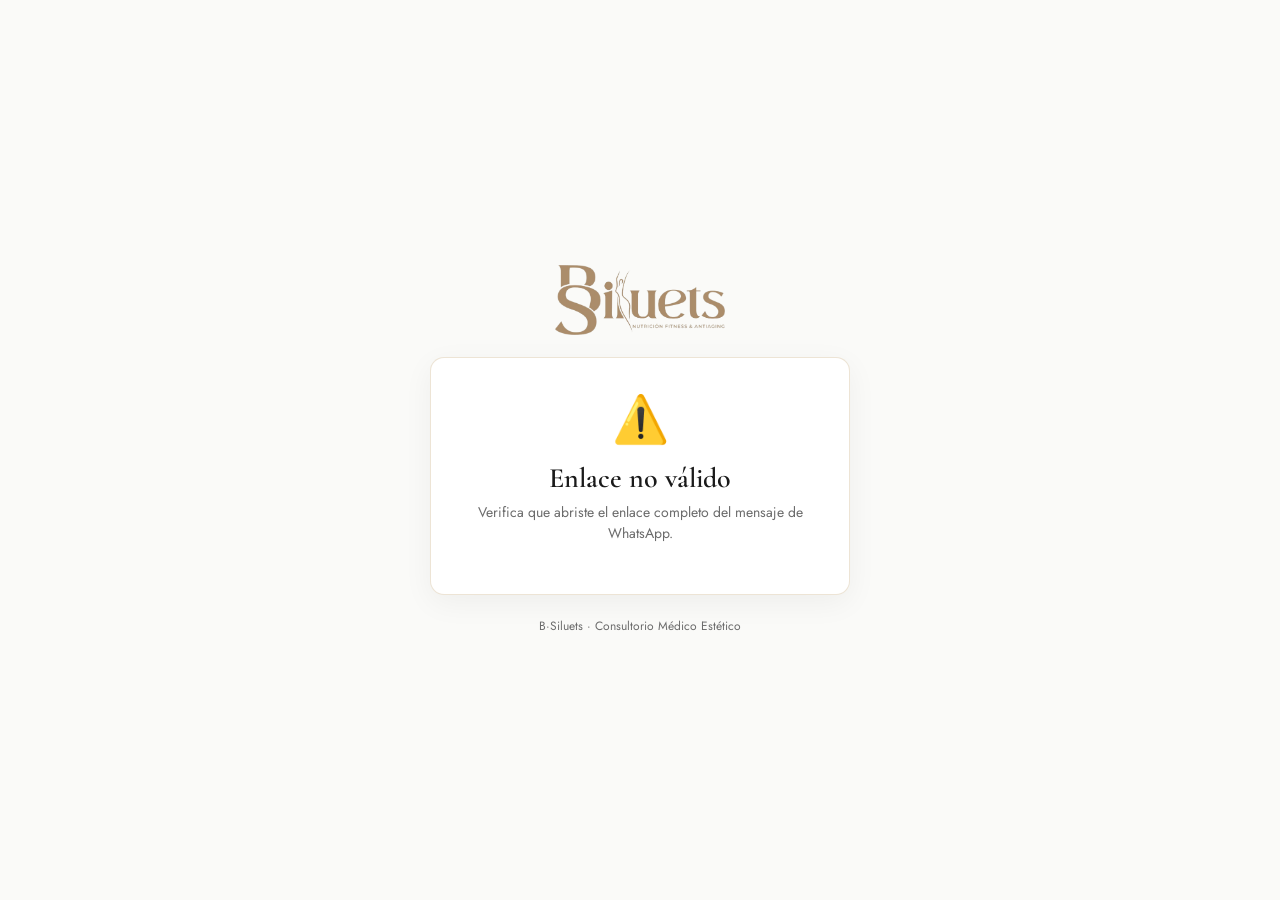
<file: confirmar.html>
<!DOCTYPE html>
<html lang="es">
<head>
<meta charset="UTF-8">
<meta name="viewport" content="width=device-width, initial-scale=1.0">
<meta name="robots" content="noindex, nofollow">
<title>Confirma tu cita — B·Siluets</title>
<link href="https://fonts.googleapis.com/css2?family=Cormorant+Garamond:wght@400;600&family=Jost:wght@300;400;500&display=swap" rel="stylesheet">
<link rel="icon" type="image/png" sizes="32x32" href="assets/icons/favicon-32.png">
<meta name="theme-color" content="#B8935A">
<!--
  B·Siluets — Confirmación de cita (página pública, sin iniciar sesión)
  El paciente llega aquí desde el enlace del mensaje de WhatsApp
  (confirmar.html?c=<token>). Solo puede ver y responder SU cita, a través
  de las funciones cita_confirmacion_ver / cita_confirmacion_responder
  (sql/confirmacion_whatsapp.sql).
  Software SIE © 2025
-->
<style>
  :root{--gold:#B8935A;--gold-dark:#8B6914;--bg:#FAFAF8;--card:#FFFFFF;--ink:#1A1A1A;--muted:#6b6b6b;--line:rgba(184,147,90,.25);--ok:#1E8E4E;--warn:#C0392B}
  *{box-sizing:border-box;margin:0;padding:0}
  body{background:var(--bg);color:var(--ink);font-family:'Jost',sans-serif;min-height:100vh;display:flex;align-items:center;justify-content:center;padding:24px 16px}
  .wrap{width:100%;max-width:420px;text-align:center}
  .logo{max-width:170px;width:60%;height:auto;margin:0 auto 22px;display:block}
  .card{background:var(--card);border:1px solid var(--line);border-radius:14px;padding:28px 22px;box-shadow:0 8px 30px rgba(0,0,0,.05)}
  h1{font-family:'Cormorant Garamond',serif;font-weight:600;font-size:28px;line-height:1.2;margin-bottom:6px}
  .sub{font-size:14px;color:var(--muted);margin-bottom:22px;line-height:1.5}
  .detalle{border-top:1px solid var(--line);border-bottom:1px solid var(--line);padding:16px 4px;margin-bottom:24px;text-align:left;display:grid;gap:10px;font-size:15px}
  .detalle div{display:flex;gap:12px;align-items:baseline}
  .detalle span:first-child{width:22px;text-align:center;flex:0 0 auto}
  .detalle strong{font-weight:500;text-transform:capitalize}
  .btn{display:block;width:100%;border:none;border-radius:10px;padding:16px;font-family:'Jost',sans-serif;font-size:16px;font-weight:500;cursor:pointer;letter-spacing:.02em;transition:opacity .2s}
  .btn:disabled{opacity:.5;cursor:default}
  .btn-ok{background:var(--gold);color:#fff;margin-bottom:12px}
  .btn-sec{background:transparent;color:var(--ink);border:1px solid var(--line)}
  .icono{font-size:46px;margin-bottom:10px}
  .ok{color:var(--ok)}
  .nota{font-size:12px;color:var(--muted);margin-top:22px}
  .oculto{display:none}
</style>
</head>
<body>
<div class="wrap">
  <img class="logo" src="assets/img/logo-bsiluets.png" alt="B·Siluets">
  <div class="card" id="contenido">
    <p class="sub" style="margin:0">Cargando tu cita...</p>
  </div>
  <p class="nota">B·Siluets · Consultorio Médico Estético</p>
</div>

<script src="js/supabase.min.js"></script>
<script>
  // Mismo proyecto y llave pública que js/supabase.js.
  const SUPABASE_URL = 'https://gkgquismlqenimxejctr.supabase.co';
  const SUPABASE_KEY = 'eyJhbGciOiJIUzI1NiIsInR5cCI6IkpXVCJ9.eyJpc3MiOiJzdXBhYmFzZSIsInJlZiI6ImdrZ3F1aXNtbHFlbmlteGVqY3RyIiwicm9sZSI6ImFub24iLCJpYXQiOjE3ODA1ODM1NjAsImV4cCI6MjA5NjE1OTU2MH0.IHMI92Db0_JkMAKUwUZqQn0TTOGUPyvkU88k2ipE4HQ';
  const db = supabase.createClient(SUPABASE_URL, SUPABASE_KEY);

  const token = new URLSearchParams(location.search).get('c');
  const el = document.getElementById('contenido');
  let cita = null;

  function esc(s) {
    return String(s ?? '').replace(/[&<>"']/g, ch => ({ '&': '&amp;', '<': '&lt;', '>': '&gt;', '"': '&quot;', "'": '&#39;' }[ch]));
  }

  function fechaLarga(f) {
    return new Date(f + 'T12:00:00').toLocaleDateString('es-MX', { weekday: 'long', day: 'numeric', month: 'long', year: 'numeric' });
  }

  function hora12(hhmm) {
    const [h, m] = (hhmm || '00:00').split(':').map(Number);
    return `${h % 12 === 0 ? 12 : h % 12}:${String(m).padStart(2, '0')} ${h < 12 ? 'a.m.' : 'p.m.'}`;
  }

  function detalleHTML() {
    return `<div class="detalle">
      <div><span>📅</span><strong>${esc(fechaLarga(cita.fecha))}</strong></div>
      <div><span>🕐</span><strong style="text-transform:none">${esc(hora12(cita.hora))}</strong></div>
      ${cita.tratamiento ? `<div><span>💆</span><strong style="text-transform:none">${esc(cita.tratamiento)}</strong></div>` : ''}
    </div>`;
  }

  function mensaje(icono, titulo, texto, conDetalle) {
    el.innerHTML = `<div class="icono">${icono}</div><h1>${titulo}</h1><p class="sub">${texto}</p>${conDetalle ? detalleHTML() : ''}`;
  }

  function pantallaConfirmada() {
    mensaje('<span class="ok">✓</span>', '¡Cita confirmada!', `Gracias${cita.paciente ? ', ' + esc(cita.paciente.split(' ')[0]) : ''}. Te esperamos:`, true);
  }

  function pantallaReagendar() {
    mensaje('📞', 'Recibimos tu solicitud', 'En breve nos comunicaremos contigo para buscar una nueva fecha para tu cita.', false);
  }

  function pantallaPregunta() {
    const nombre = cita.paciente ? esc(cita.paciente.split(' ')[0]) : '';
    el.innerHTML = `
      <h1>Hola${nombre ? ' ' + nombre : ''}</h1>
      <p class="sub">Por favor confirma tu asistencia a tu próxima cita:</p>
      ${detalleHTML()}
      <button class="btn btn-ok" id="btn-conf" onclick="responder('confirmada')">✓ Confirmo mi asistencia</button>
      <button class="btn btn-sec" id="btn-reag" onclick="pedirReagendar()">Necesito cambiar mi cita</button>`;
  }

  function pedirReagendar() {
    el.innerHTML = `
      <h1>¿Cambiar tu cita?</h1>
      <p class="sub">Le avisaremos a recepción para que se comunique contigo y te ofrezca otra fecha.</p>
      ${detalleHTML()}
      <button class="btn btn-ok" onclick="responder('reagendar')">Sí, necesito cambiarla</button>
      <button class="btn btn-sec" onclick="pantallaPregunta()">Regresar</button>`;
  }

  async function responder(respuesta) {
    el.querySelectorAll('button').forEach(b => b.disabled = true);
    const { data, error } = await db.rpc('cita_confirmacion_responder', { p_token: token, p_respuesta: respuesta });
    if (error || !data) {
      mensaje('⚠️', 'No pudimos registrar tu respuesta', 'Revisa tu conexión a internet e inténtalo de nuevo, o respóndenos por WhatsApp.', false);
      return;
    }
    if (!data.ok) { pantallaNoDisponible(data.estado); return; }
    respuesta === 'confirmada' ? pantallaConfirmada() : pantallaReagendar();
  }

  function pantallaNoDisponible(estado) {
    if (estado === 'cancelada') {
      mensaje('ℹ️', 'Esta cita fue cancelada', 'Si deseas agendar una nueva cita, escríbenos por WhatsApp.', false);
    } else {
      mensaje('ℹ️', 'Este enlace ya no está vigente', 'La cita ya pasó o ya fue atendida. Si tienes dudas, escríbenos por WhatsApp.', false);
    }
  }

  async function iniciar() {
    if (!token || !/^[0-9a-f-]{36}$/i.test(token)) {
      mensaje('⚠️', 'Enlace no válido', 'Verifica que abriste el enlace completo del mensaje de WhatsApp.', false);
      return;
    }
    const { data, error } = await db.rpc('cita_confirmacion_ver', { p_token: token });
    if (error) {
      mensaje('⚠️', 'No pudimos cargar tu cita', 'Revisa tu conexión a internet e inténtalo de nuevo.', false);
      return;
    }
    if (!data) {
      mensaje('⚠️', 'No encontramos tu cita', 'Es posible que la cita se haya eliminado. Escríbenos por WhatsApp para ayudarte.', false);
      return;
    }
    cita = data;
    if (cita.estado === 'cancelada' || cita.estado === 'completada' || cita.estado === 'en_sala' || cita.vencida) {
      pantallaNoDisponible(cita.estado);
    } else if (cita.respuesta_paciente === 'reagendar' && cita.estado === 'pendiente') {
      pantallaReagendar();
    } else if (cita.estado === 'confirmada') {
      pantallaConfirmada();
    } else {
      pantallaPregunta();
    }
  }

  iniciar();
</script>
</body>
</html>
</file>
<file: assets/css/styles.css>
/* ─────────────────────────────────────────
   B·Siluets — Estilos globales
   Software SIE © 2025
───────────────────────────────────────── */

:root {
  --gold: #B8935A;
  --gold-light: #C9A86C;
  --gold-dark: #8B6914;
  --accent: #0F766E;
  --accent-light: #14958C;
  --black: #FAFAF8;
  --charcoal: #FFFFFF;
  --dark: #F3F2EC;
  --mid: #3A3A3A;
  --muted: #888;
  --cream: #1A1A1A;
  --cream2: #F2EDE4;
  --cream3: #E8E0D0;
  --white: #FFFFFF;
  --danger: #C0392B;
  --success: #27AE60;
  --info: #2980B9;
  --sidebar-w: 220px;
  --radius: 12px;
  --radius-sm: 6px;
}
*{margin:0;padding:0;box-sizing:border-box}
body{font-family:'Inter',sans-serif;background:var(--black);color:var(--cream);min-height:100vh;overflow-x:hidden}
input,select,textarea,button{border-radius:var(--radius-sm)}

/* ─── PUBLIC PAGE ─── */
#public-page{display:block}
#admin-page{display:none}

/* NAV */
.pub-nav{position:fixed;top:0;left:0;right:0;z-index:100;display:flex;align-items:center;justify-content:space-between;padding:18px 60px;background:rgba(250,250,248,.92);backdrop-filter:blur(12px);border-bottom:1px solid rgba(184,147,90,.28)}
.pub-nav .logo{font-family:'Space Grotesk',sans-serif;font-size:26px;font-weight:600;letter-spacing:.15em;color:var(--gold)}
.pub-nav .logo span{font-style:italic;color:var(--cream)}
.pub-nav-links{display:flex;gap:32px;list-style:none}
.pub-nav-links a{font-size:13px;letter-spacing:.12em;text-transform:uppercase;color:var(--cream);text-decoration:none;opacity:.7;transition:.3s}
.pub-nav-links a:hover{opacity:1;color:var(--gold)}
.btn-login{background:transparent;border:1px solid var(--gold);color:var(--gold);padding:8px 22px;font-family:'Inter',sans-serif;font-size:12px;letter-spacing:.15em;text-transform:uppercase;cursor:pointer;transition:.3s}
.btn-login:hover{background:var(--gold);color:var(--cream)}

/* HERO */
.hero{height:100vh;display:flex;align-items:center;justify-content:center;text-align:center;position:relative;overflow:hidden;background:linear-gradient(160deg,#FAFAF8 0%,#F5EFE1 60%,#FAFAF8 100%)}
.hero::before{content:'';position:absolute;inset:0;background:radial-gradient(ellipse 80% 60% at 50% 50%,rgba(184,147,90,.15) 0%,transparent 70%)}
.hero-ornament{position:absolute;top:50%;left:50%;transform:translate(-50%,-50%);width:500px;height:500px;border-radius:50%;border:1px solid rgba(184,147,90,.12);pointer-events:none}
.hero-ornament::before{content:'';position:absolute;inset:30px;border-radius:50%;border:1px solid rgba(184,147,90,.10)}
.hero-content{position:relative;z-index:2}
.hero-eyebrow{font-size:11px;letter-spacing:.4em;text-transform:uppercase;color:var(--gold);opacity:.8;margin-bottom:24px}
.hero-title{font-family:'Space Grotesk',sans-serif;font-size:clamp(48px,7vw,80px);font-weight:600;line-height:1.05;color:var(--cream);margin-bottom:28px}
.hero-title em{font-style:italic;color:var(--gold)}
.hero-sub{font-size:15px;color:var(--cream);opacity:.55;letter-spacing:.05em;max-width:420px;margin:0 auto 44px;line-height:1.8}
.hero-ctas{display:flex;gap:16px;justify-content:center}
.btn-primary{background:var(--accent);color:var(--white);padding:14px 36px;font-family:'Inter',sans-serif;font-size:12px;letter-spacing:.18em;text-transform:uppercase;border:none;cursor:pointer;transition:.3s;font-weight:500}
.btn-primary:hover{background:var(--accent-light)}
.btn-outline{background:transparent;border:1px solid rgba(184,147,90,.5);color:var(--cream);padding:14px 36px;font-family:'Inter',sans-serif;font-size:12px;letter-spacing:.18em;text-transform:uppercase;cursor:pointer;transition:.3s}
.btn-outline:hover{border-color:var(--gold);color:var(--gold)}

/* SERVICES SECTION */
.section{padding:100px 60px}
.section-label{font-size:11px;letter-spacing:.4em;text-transform:uppercase;color:var(--gold);opacity:.7;margin-bottom:16px}
.section-title{font-family:'Space Grotesk',sans-serif;font-size:clamp(32px,4vw,46px);font-weight:600;color:var(--cream);margin-bottom:60px;line-height:1.1}
.section-title em{font-style:italic;color:var(--gold)}
.services-grid{display:grid;grid-template-columns:repeat(auto-fit,minmax(240px,1fr));gap:1px;background:rgba(184,147,90,.20)}
.service-card{background:var(--charcoal);padding:40px 32px;transition:.3s}
.service-card:hover{background:var(--dark)}
.service-icon{font-size:28px;margin-bottom:20px;opacity:.6}
.service-name{font-family:'Space Grotesk',sans-serif;font-size:20px;font-weight:600;color:var(--gold);margin-bottom:10px}
.service-desc{font-size:13px;color:var(--cream);opacity:.55;line-height:1.7}
.service-price{font-size:12px;letter-spacing:.1em;color:var(--gold);opacity:.7;margin-top:16px}

/* AGENDA SECTION */
.agenda-section{background:var(--dark);color:var(--cream);padding:100px 60px}
.agenda-section .section-title{color:var(--cream)}
.agenda-section .section-title em{color:var(--gold-dark)}
.agenda-section .section-label{color:var(--gold-dark)}
.agenda-form{max-width:560px;display:grid;grid-template-columns:1fr 1fr;gap:20px}
.agenda-form .full{grid-column:1/-1}
.form-group label{display:block;font-size:11px;letter-spacing:.15em;text-transform:uppercase;color:var(--mid);margin-bottom:8px}
.form-group input,.form-group select,.form-group textarea{width:100%;background:var(--white);border:1px solid var(--cream3);padding:12px 16px;font-family:'Inter',sans-serif;font-size:14px;color:var(--cream);outline:none;transition:.3s}
.form-group input:focus,.form-group select:focus{border-color:var(--accent)}
.form-group textarea{height:80px;resize:none}
.btn-agenda{background:var(--accent);color:var(--white);padding:14px 36px;font-family:'Inter',sans-serif;font-size:12px;letter-spacing:.18em;text-transform:uppercase;border:none;cursor:pointer;margin-top:8px;transition:.3s}
.btn-agenda:hover{background:var(--accent-light)}

/* TESTIMONIALS */
.testimonials{display:grid;grid-template-columns:repeat(auto-fit,minmax(300px,1fr));gap:24px;margin-top:60px}
.testimonial{background:rgba(184,147,90,.08);border:1px solid rgba(184,147,90,.20);padding:32px}
.test-stars{color:var(--gold);font-size:14px;margin-bottom:16px}
.test-text{font-family:'Space Grotesk',sans-serif;font-style:italic;font-size:18px;color:var(--cream);opacity:.8;line-height:1.6;margin-bottom:16px}
.test-author{font-size:12px;letter-spacing:.12em;text-transform:uppercase;color:var(--gold);opacity:.7}

/* FOOTER */
.pub-footer{background:var(--charcoal);border-top:1px solid rgba(184,147,90,.18);padding:60px;display:grid;grid-template-columns:repeat(auto-fit,minmax(200px,1fr));gap:40px}
.footer-brand .logo{font-family:'Space Grotesk',sans-serif;font-size:20px;font-weight:600;color:var(--gold)}
.footer-brand p{font-size:13px;color:var(--cream);opacity:.45;margin-top:12px;line-height:1.7}
.footer-col h4{font-size:11px;letter-spacing:.2em;text-transform:uppercase;color:var(--gold);opacity:.7;margin-bottom:20px}
.footer-col ul{list-style:none}
.footer-col li{font-size:13px;color:var(--cream);opacity:.5;margin-bottom:10px}
.footer-bottom{background:var(--charcoal);padding:20px 60px;border-top:1px solid rgba(184,147,90,.13);font-size:12px;color:var(--cream);opacity:.35;text-align:center}

/* BOTCHAT */
#chatbubble{position:fixed;bottom:28px;right:28px;z-index:200}
#chat-toggle{width:58px;height:58px;border-radius:50%;background:var(--accent);border:none;cursor:pointer;display:flex;align-items:center;justify-content:center;font-size:24px;box-shadow:0 4px 20px rgba(15,118,110,.35);transition:.3s}
#chat-toggle:hover{background:var(--accent-light)}
#chatbox{position:absolute;bottom:70px;right:0;width:340px;background:var(--charcoal);border:1px solid rgba(184,147,90,.32);display:none;flex-direction:column;overflow:hidden;box-shadow:0 8px 32px rgba(0,0,0,.5);border-radius:var(--radius)}
#chatbox.open{display:flex}
.chat-header{background:var(--dark);padding:16px 20px;display:flex;align-items:center;gap:12px;border-bottom:1px solid rgba(184,147,90,.20)}
.chat-avatar{width:36px;height:36px;border-radius:50%;background:var(--accent);display:flex;align-items:center;justify-content:center;font-family:'Space Grotesk',sans-serif;font-size:16px;color:var(--white)}
.chat-header-info h4{font-size:13px;font-weight:500;color:var(--cream)}
.chat-header-info p{font-size:11px;color:var(--gold);opacity:.7}
.chat-messages{padding:16px;height:280px;overflow-y:auto;display:flex;flex-direction:column;gap:10px}
.chat-msg{max-width:85%;padding:10px 14px;border-radius:var(--radius-sm);font-size:13px;line-height:1.5}
.chat-msg.bot{background:var(--dark);color:var(--cream);align-self:flex-start;border-left:2px solid var(--gold)}
.chat-msg.user{background:var(--gold);color:var(--cream);align-self:flex-end}
.chat-chips{padding:0 16px 12px;display:flex;flex-wrap:wrap;gap:8px}
.chat-chip{background:transparent;border:1px solid rgba(184,147,90,.42);color:var(--gold);padding:6px 12px;font-family:'Inter',sans-serif;font-size:11px;letter-spacing:.05em;cursor:pointer;transition:.3s}
.chat-chip:hover{background:var(--gold);color:var(--cream)}
.chat-input-row{display:flex;border-top:1px solid rgba(184,147,90,.20)}
.chat-input-row input{flex:1;background:var(--dark);border:none;padding:12px 16px;font-family:'Inter',sans-serif;font-size:13px;color:var(--cream);outline:none}
.chat-input-row button{background:var(--gold);border:none;padding:12px 16px;color:var(--cream);cursor:pointer;font-size:16px}

/* LOGIN MODAL */
#login-overlay{display:none;position:fixed;inset:0;background:rgba(0,0,0,.85);z-index:300;align-items:center;justify-content:center;backdrop-filter:blur(4px)}
#login-overlay.open{display:flex}
.login-box{background:var(--charcoal);border:1px solid rgba(184,147,90,.32);padding:52px 48px;width:400px;text-align:center;border-radius:var(--radius)}
.login-logo{font-family:'Space Grotesk',sans-serif;font-size:26px;font-weight:600;color:var(--gold);margin-bottom:8px}
.login-sub{font-size:12px;letter-spacing:.15em;text-transform:uppercase;color:var(--cream);opacity:.4;margin-bottom:36px}
.login-box input{width:100%;background:var(--dark);border:1px solid rgba(184,147,90,.28);padding:13px 16px;font-family:'Inter',sans-serif;font-size:14px;color:var(--cream);outline:none;margin-bottom:14px;transition:.3s}
.login-box input:focus{border-color:var(--accent)}
.btn-entrar{width:100%;background:var(--accent);color:var(--white);padding:14px;font-family:'Inter',sans-serif;font-size:12px;letter-spacing:.18em;text-transform:uppercase;border:none;cursor:pointer;transition:.3s;margin-top:8px}
.btn-entrar:hover{background:var(--accent-light)}
.login-error{font-size:12px;color:#e74c3c;margin-top:10px;display:none}
.login-close{position:absolute;top:20px;right:24px;background:none;border:none;color:var(--cream);opacity:.4;font-size:24px;cursor:pointer}

/* ─── ADMIN PANEL ─── */
#admin-page{flex-direction:row;height:100vh;overflow:hidden}
.sidebar{width:var(--sidebar-w);background:var(--charcoal);border-right:1px solid rgba(184,147,90,.18);display:flex;flex-direction:column;flex-shrink:0;overflow-y:auto}
.sidebar-brand{padding:24px 20px 20px;border-bottom:1px solid rgba(184,147,90,.15)}
.sidebar-brand .logo{font-family:'Space Grotesk',sans-serif;font-size:18px;font-weight:600;color:var(--gold)}
.sidebar-brand p{font-size:11px;color:var(--cream);opacity:.35;margin-top:4px;letter-spacing:.1em}
.sidebar-nav{flex:1;padding:16px 0}
.nav-section{font-size:10px;letter-spacing:.25em;text-transform:uppercase;color:var(--gold);opacity:.4;padding:16px 20px 8px}
.nav-item{display:flex;align-items:center;gap:10px;padding:10px 20px;font-size:13px;color:var(--cream);opacity:.6;cursor:pointer;transition:.2s;border-left:2px solid transparent}
.nav-item:hover{opacity:1;background:rgba(184,147,90,.10)}
.nav-item.active{opacity:1;color:var(--accent);background:rgba(15,118,110,.1);border-left-color:var(--accent)}
.nav-item .ni{font-size:16px;width:20px;text-align:center}
.sidebar-foot{padding:16px 20px;border-top:1px solid rgba(184,147,90,.15)}
.sidebar-user{display:flex;align-items:center;gap:10px}
.su-avatar{width:32px;height:32px;border-radius:50%;background:var(--gold);display:flex;align-items:center;justify-content:center;font-size:13px;font-weight:600;color:var(--cream)}
.su-info p{font-size:13px;color:var(--cream);font-weight:500}
.su-info span{font-size:11px;color:var(--cream);opacity:.4}

.admin-main{flex:1;display:flex;flex-direction:column;overflow:hidden;background:var(--black)}
.admin-topbar{height:56px;background:var(--charcoal);border-bottom:1px solid rgba(184,147,90,.15);display:flex;align-items:center;justify-content:space-between;padding:0 28px;flex-shrink:0}
.topbar-title{font-family:'Space Grotesk',sans-serif;font-size:19px;font-weight:600;color:var(--cream);white-space:nowrap;overflow:hidden;text-overflow:ellipsis;min-width:0}
.topbar-actions{display:flex;gap:10px}
.tb-btn{background:transparent;border:1px solid rgba(184,147,90,.32);color:var(--gold);padding:7px 16px;font-family:'Inter',sans-serif;font-size:11px;letter-spacing:.1em;text-transform:uppercase;cursor:pointer;transition:.3s}
.tb-btn:hover{background:rgba(184,147,90,.18)}
.tb-btn.danger{border-color:rgba(192,57,43,.3);color:#e74c3c}
.tb-btn.danger:hover{background:rgba(192,57,43,.1)}

.admin-content{flex:1;overflow-y:auto;padding:0}

/* ── Panel administrativo: sidebar como cajón deslizable en celular ── */
.menu-toggle{display:none;flex:0 0 auto;align-items:center;justify-content:center;width:32px;height:32px;border:1px solid rgba(184,147,90,.35);border-radius:8px;background:transparent;color:var(--gold);font-size:15px;cursor:pointer;margin-right:10px}
.sidebar-overlay{display:none;position:fixed;inset:0;background:rgba(15,23,42,.45);z-index:150}
@media (max-width:768px){
  .pub-nav{padding:14px 20px}
  .pub-nav-links{display:none}

  #admin-page{position:relative}
  .sidebar{position:fixed;top:0;left:0;width:min(78vw,300px);height:100%;z-index:200;transform:translateX(-100%);transition:transform .25s ease;box-shadow:0 0 40px rgba(0,0,0,.35)}
  .sidebar.open{transform:translateX(0)}
  .sidebar-overlay.open{display:block}
  .menu-toggle{display:flex}
  .admin-topbar{padding:0 14px;gap:8px}
  .topbar-title{font-size:16px}
  .topbar-actions{display:none}
}

/* MODULE PANELS */
.module{visibility:hidden;height:0;overflow:hidden;padding:0}
.module.active{visibility:visible;height:auto;overflow:visible;padding:28px}

/* DASHBOARD */
.kpi-grid{display:grid;grid-template-columns:repeat(auto-fit,minmax(180px,1fr));gap:16px;margin-bottom:28px}
.kpi{background:var(--charcoal);border:1px solid rgba(184,147,90,.18);padding:24px 20px;position:relative;overflow:hidden;border-radius:var(--radius)}
.kpi::after{content:'';position:absolute;bottom:0;left:0;right:0;height:2px;background:var(--gold);opacity:.3}
.kpi-label{font-size:11px;letter-spacing:.15em;text-transform:uppercase;color:var(--cream);opacity:.45;margin-bottom:8px}
.kpi-val{font-family:'Space Grotesk',sans-serif;font-size:32px;font-weight:600;color:var(--gold);line-height:1}
.kpi-sub{font-size:12px;color:var(--cream);opacity:.35;margin-top:6px}
.kpi-trend{position:absolute;top:20px;right:20px;font-size:11px;padding:3px 8px}
.kpi-trend.up{background:rgba(39,174,96,.15);color:#27AE60}
.kpi-trend.down{background:rgba(192,57,43,.15);color:#e74c3c}

.dash-grid{display:grid;grid-template-columns:2fr 1fr;gap:20px}
.card{background:var(--charcoal);border:1px solid rgba(184,147,90,.18);padding:24px;border-radius:var(--radius)}
.card-title{font-size:12px;letter-spacing:.15em;text-transform:uppercase;color:var(--gold);opacity:.7;margin-bottom:20px;display:flex;align-items:center;justify-content:space-between}
.card-title a{font-size:11px;color:var(--cream);opacity:.3;text-decoration:none;cursor:pointer}
.card-title a:hover{opacity:.7;color:var(--gold)}

/* TABLE */
table{width:100%;border-collapse:collapse;font-size:13px}
th{text-align:left;font-size:10px;letter-spacing:.18em;text-transform:uppercase;color:var(--cream);opacity:.35;padding:8px 12px;border-bottom:1px solid rgba(184,147,90,.15)}
td{padding:11px 12px;border-bottom:1px solid rgba(15,23,42,.06);color:var(--cream);opacity:.8}
tr:hover td{background:rgba(184,147,90,.08);opacity:1}
.badge{display:inline-block;padding:3px 10px;font-size:10px;letter-spacing:.08em;text-transform:uppercase;border-radius:20px}
.badge-gold{background:rgba(184,147,90,.28);color:var(--gold)}
.badge-green{background:rgba(39,174,96,.15);color:#27AE60}
.badge-red{background:rgba(192,57,43,.15);color:#e74c3c}
.badge-blue{background:rgba(41,128,185,.15);color:#2980B9}
.badge-gray{background:rgba(15,23,42,.06);color:var(--cream)}

/* AGENDA */
.agenda-admin{display:grid;grid-template-columns:280px 1fr;gap:20px}
.mini-cal{background:var(--charcoal);border:1px solid rgba(184,147,90,.18);padding:20px;border-radius:var(--radius)}
.cal-header{display:flex;align-items:center;justify-content:space-between;margin-bottom:16px}
.cal-month{font-family:'Space Grotesk',sans-serif;font-size:18px;color:var(--cream)}
.cal-nav{background:none;border:none;color:var(--gold);cursor:pointer;font-size:18px;opacity:.6}
.cal-nav:hover{opacity:1}
.cal-grid{display:grid;grid-template-columns:repeat(7,1fr);gap:2px;text-align:center}
.cal-dow{font-size:10px;letter-spacing:.1em;color:var(--cream);opacity:.3;padding:4px 0;text-transform:uppercase}
.cal-day{font-size:13px;padding:7px 0;cursor:pointer;color:var(--cream);opacity:.6;border-radius:var(--radius-sm)}
.cal-day:hover{background:rgba(184,147,90,.18);opacity:1}
.cal-day.today{background:rgba(184,147,90,.32);color:var(--gold);opacity:1}
.cal-day.selected{background:var(--accent);color:var(--white);opacity:1}
.cal-day.has-event::after{content:'';display:block;width:4px;height:4px;border-radius:50%;background:var(--gold);margin:1px auto 0}
.cal-day.blocked{background:rgba(231,76,60,.15);color:#e74c3c;border:1px solid rgba(231,76,60,.3);position:relative}
.cal-day.blocked::after{content:'🔒';font-size:7px;position:absolute;bottom:2px;right:2px}
.cal-day.empty{opacity:0;pointer-events:none}
.agenda-slots{background:var(--charcoal);border:1px solid rgba(184,147,90,.18);padding:20px;border-radius:var(--radius)}
.slot-header{font-size:14px;color:var(--gold);margin-bottom:16px;font-family:'Space Grotesk',sans-serif}
.slot-item{display:flex;align-items:center;gap:12px;padding:12px 0;border-bottom:1px solid rgba(15,23,42,.07)}
.slot-time{font-size:12px;color:var(--gold);opacity:.7;width:50px;flex-shrink:0}
.slot-info{flex:1}
.slot-patient{font-size:13px;color:var(--cream);font-weight:500}
.slot-treatment{font-size:12px;color:var(--cream);opacity:.45;margin-top:2px}
.slot-actions{display:flex;gap:6px}
.icon-btn{background:none;border:1px solid rgba(184,147,90,.28);color:var(--gold);width:28px;height:28px;cursor:pointer;font-size:12px;transition:.2s}
.icon-btn:hover{background:rgba(184,147,90,.18)}

/* PACIENTES */
.patients-header{display:flex;align-items:center;gap:14px;margin-bottom:20px}
.search-box{flex:1;background:var(--charcoal);border:1px solid rgba(184,147,90,.28);padding:10px 16px;font-family:'Inter',sans-serif;font-size:13px;color:var(--cream);outline:none}
.search-box:focus{border-color:var(--accent)}
.search-box::placeholder{color:var(--cream);opacity:.3}

/* PATIENT PROFILE */
.patient-profile{display:grid;grid-template-columns:280px 1fr;gap:20px}
.profile-card{background:var(--charcoal);border:1px solid rgba(184,147,90,.18);padding:24px;text-align:center;border-radius:var(--radius)}
.profile-avatar{width:72px;height:72px;border-radius:50%;background:var(--gold);margin:0 auto 16px;display:flex;align-items:center;justify-content:center;font-family:'Space Grotesk',sans-serif;font-size:28px;color:var(--cream)}
.profile-name{font-family:'Space Grotesk',sans-serif;font-size:22px;color:var(--cream);margin-bottom:4px}
.profile-sub{font-size:12px;color:var(--gold);opacity:.6;letter-spacing:.1em;text-transform:uppercase}
.profile-stats{display:grid;grid-template-columns:1fr 1fr;gap:10px;margin-top:20px;padding-top:20px;border-top:1px solid rgba(184,147,90,.15)}
.pstat{text-align:center}
.pstat-val{font-family:'Space Grotesk',sans-serif;font-size:24px;color:var(--gold)}
.pstat-lbl{font-size:10px;color:var(--cream);opacity:.35;letter-spacing:.12em;text-transform:uppercase}

/* SESSION TRACKER */
.session-tracker{background:var(--charcoal);border:1px solid rgba(184,147,90,.18);padding:20px;margin-top:16px;border-radius:var(--radius)}
.st-title{font-size:11px;letter-spacing:.15em;text-transform:uppercase;color:var(--gold);opacity:.6;margin-bottom:14px}
.session-pkg{margin-bottom:16px;padding-bottom:16px;border-bottom:1px solid rgba(15,23,42,.07)}
.pkg-name{font-size:13px;color:var(--cream);margin-bottom:8px}
.session-dots{display:flex;gap:6px;flex-wrap:wrap}
.sdot{width:26px;height:26px;border-radius:var(--radius-sm);border:1px solid rgba(184,147,90,.32);display:flex;align-items:center;justify-content:center;font-size:10px;color:var(--cream);opacity:.4;cursor:pointer}
.sdot.done{background:var(--gold);border-color:var(--gold);color:var(--cream);opacity:1}
.sdot.current{border-color:var(--accent);color:var(--accent);opacity:1;animation:pulse 2s infinite}
@keyframes pulse{0%,100%{box-shadow:0 0 0 0 rgba(184,147,90,.42)}50%{box-shadow:0 0 0 5px rgba(201,168,108,0)}}

/* TRATAMIENTOS */
.treat-grid{display:grid;grid-template-columns:repeat(auto-fill,minmax(260px,1fr));gap:16px}
.treat-card{background:var(--charcoal);border:1px solid rgba(184,147,90,.18);padding:20px;cursor:pointer;transition:.3s;border-top:2px solid var(--gold);border-radius:var(--radius)}
.treat-card:hover{background:var(--dark);border-top-color:var(--gold-light)}
.treat-card .icon-btn{position:relative;z-index:10}
.treat-name{font-family:'Space Grotesk',sans-serif;font-size:18px;color:var(--cream);margin-bottom:6px}
.treat-cat{font-size:10px;letter-spacing:.15em;text-transform:uppercase;color:var(--gold);opacity:.6;margin-bottom:12px}
.treat-price{font-size:13px;color:var(--cream);opacity:.6}
.treat-sessions{font-size:12px;color:var(--gold);opacity:.5;margin-top:4px}

/* INVENTARIO */
.inv-controls{display:flex;gap:12px;margin-bottom:20px;align-items:center}
.stock-alert{background:rgba(192,57,43,.1);border-left:3px solid #e74c3c;padding:10px 16px;font-size:13px;color:#e74c3c;margin-bottom:16px;display:flex;align-items:center;gap:10px}
.qty-badge{font-family:'Space Grotesk',sans-serif;font-size:18px;font-weight:600}
.qty-badge.low{color:#e74c3c}
.qty-badge.ok{color:#27AE60}

/* PAGOS */
.pago-form{background:var(--charcoal);border:1px solid rgba(184,147,90,.18);padding:28px;max-width:640px;border-radius:var(--radius)}
.pago-grid{display:grid;grid-template-columns:1fr 1fr;gap:16px}
.pago-total{background:var(--dark);border:1px solid rgba(184,147,90,.28);padding:20px;margin-top:20px;border-radius:var(--radius)}
.pago-total-row{display:flex;justify-content:space-between;font-size:13px;color:var(--cream);margin-bottom:8px}
.pago-total-row:last-child{font-family:'Space Grotesk',sans-serif;font-size:20px;color:var(--gold);border-top:1px solid rgba(184,147,90,.28);padding-top:12px;margin-top:8px}
.payment-methods{display:flex;gap:10px;margin-top:12px}
.pm{border:1px solid rgba(184,147,90,.28);padding:10px 16px;cursor:pointer;font-size:12px;letter-spacing:.1em;text-transform:uppercase;color:var(--cream);opacity:.5;transition:.3s}
.pm.selected,.pm:hover{border-color:var(--accent);color:var(--accent);opacity:1}

/* REPORTES */
.reports-grid{display:grid;grid-template-columns:repeat(auto-fit,minmax(300px,1fr));gap:20px}
.chart-placeholder{background:var(--dark);height:200px;display:flex;align-items:center;justify-content:center;margin-top:12px;border:1px dashed rgba(184,147,90,.18);font-size:12px;color:var(--cream);opacity:.2;text-align:center;flex-direction:column;gap:8px}
.bar-chart{display:flex;align-items:flex-end;gap:6px;height:120px;margin-top:12px}
.bar{flex:1;background:rgba(184,147,90,.28);border-top:2px solid var(--gold);position:relative;transition:.5s;cursor:pointer}
.bar:hover{background:rgba(184,147,90,.38)}
.bar-label{position:absolute;bottom:-20px;left:50%;transform:translateX(-50%);font-size:9px;color:var(--cream);opacity:.4;white-space:nowrap;letter-spacing:.05em;text-transform:uppercase}
.bar-val{position:absolute;top:-18px;left:50%;transform:translateX(-50%);font-size:11px;color:var(--gold);white-space:nowrap}

/* CONFIG */
.config-grid{display:grid;grid-template-columns:repeat(auto-fit,minmax(320px,1fr));gap:20px}
.config-card{background:var(--charcoal);border:1px solid rgba(184,147,90,.18);padding:24px;border-radius:var(--radius)}
.config-title{font-size:11px;letter-spacing:.2em;text-transform:uppercase;color:var(--gold);opacity:.7;margin-bottom:20px;padding-bottom:12px;border-bottom:1px solid rgba(184,147,90,.15)}
.config-row{display:flex;align-items:center;justify-content:space-between;padding:10px 0;border-bottom:1px solid rgba(15,23,42,.06)}
.config-row label{font-size:13px;color:var(--cream);opacity:.7}
.toggle{width:40px;height:22px;background:rgba(184,147,90,.28);border-radius:11px;cursor:pointer;position:relative;transition:.3s}
.toggle.on{background:var(--accent)}
.toggle::after{content:'';position:absolute;top:3px;left:3px;width:16px;height:16px;border-radius:50%;background:var(--white);transition:.3s}
.toggle.on::after{left:21px}
.config-input{background:var(--dark);border:1px solid rgba(184,147,90,.28);padding:8px 12px;font-family:'Inter',sans-serif;font-size:13px;color:var(--cream);outline:none;width:180px}
.config-input:focus{border-color:var(--accent)}

/* BOT CONFIG */
.bot-preview{background:var(--dark);border:1px solid rgba(184,147,90,.18);padding:16px;margin-top:12px;max-height:200px;overflow-y:auto}
.bot-msg-preview{font-size:12px;color:var(--cream);opacity:.6;padding:8px;background:rgba(184,147,90,.10);border-left:2px solid var(--gold);margin-bottom:8px;line-height:1.5}
.intent-list{margin-top:12px}
.intent-item{display:flex;align-items:center;justify-content:space-between;padding:8px 0;border-bottom:1px solid rgba(15,23,42,.06);font-size:12px;color:var(--cream);opacity:.6}
.intent-badge{font-size:10px;padding:2px 8px;background:rgba(184,147,90,.18);color:var(--gold)}

/* MODAL */
.modal-overlay{display:none;position:fixed;inset:0;background:rgba(0,0,0,.8);z-index:400;align-items:center;justify-content:center;backdrop-filter:blur(4px)}
.modal-overlay.open{display:flex}
.modal{background:var(--charcoal);border:1px solid rgba(184,147,90,.32);padding:36px;width:560px;max-height:80vh;overflow-y:auto;position:relative;border-radius:var(--radius)}
.modal-title{font-family:'Space Grotesk',sans-serif;font-size:24px;color:var(--cream);margin-bottom:24px;padding-bottom:16px;border-bottom:1px solid rgba(184,147,90,.18)}
.modal-close{position:absolute;top:16px;right:20px;background:none;border:none;color:var(--cream);opacity:.3;font-size:22px;cursor:pointer}
.modal-close:hover{opacity:.8}
.form-row{display:grid;grid-template-columns:1fr 1fr;gap:14px;margin-bottom:14px}
.form-row.full{grid-template-columns:1fr}
.fg{display:flex;flex-direction:column;gap:6px}
.fg label{font-size:11px;letter-spacing:.12em;text-transform:uppercase;color:var(--cream);opacity:.45}
.fg input,.fg select,.fg textarea{background:var(--dark);border:1px solid rgba(184,147,90,.28);padding:10px 14px;font-family:'Inter',sans-serif;font-size:13px;color:var(--cream);outline:none;transition:.3s}
.fg input:focus,.fg select:focus,.fg textarea:focus{border-color:var(--accent)}
.fg select option{background:var(--dark)}
.fg textarea{height:70px;resize:none}
.modal-actions{display:flex;gap:12px;margin-top:24px;justify-content:flex-end}

/* TOAST */
#toast{position:fixed;bottom:90px;right:28px;background:var(--gold);color:var(--cream);padding:12px 24px;font-size:13px;letter-spacing:.05em;z-index:999;transform:translateY(100px);opacity:0;transition:.4s;pointer-events:none}
#toast.show{transform:translateY(0);opacity:1}

/* SCROLLBAR */
::-webkit-scrollbar{width:4px}
::-webkit-scrollbar-track{background:transparent}
::-webkit-scrollbar-thumb{background:rgba(184,147,90,.32);border-radius:2px}

.accion-servicio{background:rgba(184,147,90,.12);border:1px solid rgba(184,147,90,.18);padding:16px;margin-bottom:12px}
.as-header{display:flex;justify-content:space-between;align-items:center;margin-bottom:12px}
.as-title{font-size:12px;letter-spacing:.12em;text-transform:uppercase;color:var(--gold);opacity:.7}

/* ─── PAQUETES / VISITAS / CRÉDITOS ─── */
.mod-tabs{display:flex;gap:0;border-bottom:1px solid rgba(184,147,90,.20);margin-bottom:16px;margin-top:0}
.mod-tab{padding:10px 22px;font-size:11px;letter-spacing:.12em;text-transform:uppercase;cursor:pointer;color:var(--cream);opacity:.4;border-bottom:2px solid transparent;transition:.25s;background:none;border-top:none;border-left:none;border-right:none;font-family:'Inter',sans-serif}
.mod-tab:hover{opacity:.7}
.mod-tab.active{opacity:1;color:var(--accent);border-bottom-color:var(--accent)}
.mod-panel{display:none}
.mod-panel.active{display:block}
.progress-wrap{background:rgba(15,23,42,.08);height:6px;border-radius:1px;margin-top:5px;overflow:hidden}
.progress-bar{height:100%;background:var(--gold);transition:.6s}
.session-dots{display:flex;gap:5px;flex-wrap:wrap;align-items:center;margin-top:8px}
.sdot{width:28px;height:28px;border-radius:var(--radius-sm);border:1px solid rgba(184,147,90,.30);display:flex;align-items:center;justify-content:center;font-size:10px;color:var(--cream);opacity:.4;font-weight:500}
.sdot.paid{background:var(--accent);border-color:var(--accent);color:var(--white);opacity:1}
.sdot.visited-nopay{background:rgba(41,128,185,.2);border-color:var(--info);color:var(--info);opacity:1}
.sdot.current{border-color:var(--accent);color:var(--accent);opacity:1;animation:pulse 2s infinite}
.sdot.pending{opacity:.2}
@keyframes pulse{0%,100%{box-shadow:0 0 0 0 rgba(184,147,90,.42)}50%{box-shadow:0 0 0 5px rgba(201,168,108,0)}}
.sdot-legend{display:flex;gap:14px;font-size:11px;color:var(--cream);opacity:.4;margin-top:8px;flex-wrap:wrap}
.sdot-legend span{display:flex;align-items:center;gap:5px}
.sdot-legend .dot-s{width:11px;height:11px;border-radius:1px;flex-shrink:0}
.alerta-credito{display:flex;align-items:center;gap:14px;padding:14px 18px;border-left:3px solid;margin-bottom:8px;background:rgba(15,23,42,.04)}
.alerta-credito.rojo{border-color:#e74c3c}
.alerta-credito.naranja{border-color:var(--warn,#E67E22)}
.alerta-credito.amarillo{border-color:#F1C40F}
.alerta-icon{font-size:20px;flex-shrink:0}
.alerta-info{flex:1}
.alerta-name{font-size:14px;color:var(--cream);font-weight:500}
.alerta-detail{font-size:12px;color:var(--cream);opacity:.45;margin-top:2px}
.alerta-days{font-size:11px;letter-spacing:.08em;text-transform:uppercase;margin-top:3px}
.alerta-days.rojo{color:#e74c3c}
.alerta-days.naranja{color:#E67E22}
.alerta-days.amarillo{color:#F1C40F}
.alerta-monto{font-family:'Space Grotesk',sans-serif;font-size:22px;color:var(--gold);text-align:right}
.abono-item{display:flex;align-items:center;gap:12px;padding:8px 0;border-bottom:1px solid rgba(15,23,42,.07);font-size:13px}
.abono-fecha{color:var(--cream);opacity:.38;width:85px;flex-shrink:0;font-size:11px}
.abono-desc{flex:1;color:var(--cream);opacity:.65}
.abono-monto{color:var(--success);font-weight:500}
.nota-preview{background:var(--white);color:#111;padding:26px 30px;font-family:'Inter',sans-serif}
.nota-header{text-align:center;border-bottom:2px solid #C9A86C;padding-bottom:12px;margin-bottom:14px}
.nota-logo{font-family:'Space Grotesk',sans-serif;font-size:20px;color:#C9A86C;font-weight:600}
.nota-sub-hdr{font-size:10px;letter-spacing:.15em;text-transform:uppercase;color:#888;margin-top:2px}
.nota-folio{font-size:11px;color:#888;text-align:right;margin-bottom:12px}
.nota-row{display:flex;justify-content:space-between;font-size:13px;color:#333;padding:5px 0;border-bottom:1px solid #f0e8d8}
.nota-row.total-row{font-size:15px;font-weight:600;color:#111;border-bottom:none;margin-top:6px;padding-top:8px;border-top:2px solid #C9A86C}
.nota-row.zero-row{color:#C9A86C}
.nota-saldo-box{background:#FAF3E7;border-left:3px solid #C9A86C;padding:9px 13px;margin:12px 0;font-size:12px;color:#8B6914}
.nota-firma{margin-top:18px;display:flex;justify-content:space-between;font-size:11px;color:#999}
.nota-firma div{text-align:center;flex:1}
.nota-linea{border-top:1px solid #ddd;padding-top:5px;margin-top:22px}
.nota-footer-txt{text-align:center;font-size:10px;color:#aaa;margin-top:14px;border-top:1px solid #f0e8d8;padding-top:10px}
.info-box-mod{background:rgba(184,147,90,.10);border-left:3px solid rgba(184,147,90,.42);padding:11px 15px;font-size:13px;color:var(--cream);opacity:.65;margin-bottom:18px;line-height:1.6}
.agenda-tab{background:var(--charcoal);border:1px solid rgba(184,147,90,.28);color:var(--cream);opacity:.5;padding:8px 16px;font-family:'Inter',sans-serif;font-size:12px;letter-spacing:.08em;cursor:pointer;transition:all .2s}
.agenda-tab.active{border-color:var(--accent);color:var(--accent);opacity:1;background:rgba(15,118,110,.1)}

/* ── Agenda: vista móvil (día en lista) ── */
.agenda-mobile{display:none}
@media (max-width:768px){
  .agenda-desktop{display:none}
  .agenda-mobile{display:flex;flex-direction:column;gap:10px}
}
.agenda-daynav{display:flex;align-items:center;justify-content:space-between;background:var(--charcoal);border:1px solid rgba(184,147,90,.22);border-radius:var(--radius-sm);padding:6px 8px}
.agenda-daynav-btn{width:32px;height:32px;border-radius:50%;border:1px solid rgba(184,147,90,.35);background:transparent;color:var(--gold);font-size:16px;line-height:1;cursor:pointer;flex:0 0 auto}
.agenda-daynav-btn:hover{background:rgba(184,147,90,.10)}
.agenda-daynav-lbl{text-align:center;cursor:pointer;user-select:none}
.agenda-daynav-lbl .d1{font-family:'Space Grotesk',sans-serif;font-size:16px;font-weight:600;color:var(--cream)}
.agenda-daynav-lbl .d2{font-size:10px;letter-spacing:.1em;text-transform:uppercase;color:var(--gold);opacity:.8}
.agenda-weekstrip{display:flex;justify-content:space-between;gap:4px;background:var(--charcoal);border:1px solid rgba(184,147,90,.22);border-radius:var(--radius-sm);padding:8px 6px}
.wchip{flex:1 1 0;min-width:0;display:flex;flex-direction:column;align-items:center;justify-content:center;gap:2px;padding:6px 2px;border-radius:8px;cursor:pointer;border:none;background:transparent;font-family:'Jost',sans-serif}
.wchip .wl{font-size:9px;color:var(--cream);opacity:.4;letter-spacing:.04em}
.wchip .wn{font-family:'Space Grotesk',sans-serif;font-size:13px;color:var(--cream)}
.wchip .wdot{width:4px;height:4px;border-radius:50%;background:var(--accent);margin-top:1px;visibility:hidden}
.wchip.has-citas .wdot{visibility:visible}
.wchip.today{background:rgba(184,147,90,.18)}
.wchip.selected{background:var(--accent);box-shadow:0 2px 8px -2px rgba(15,118,110,.5)}
.wchip.selected .wl{color:rgba(255,255,255,.75)}
.wchip.selected .wn{color:#fff}
.wchip.selected .wdot{background:#fff}
.agenda-daylist{display:flex;flex-direction:column;gap:8px}
.agenda-daylist .agenda-empty,.agenda-daylist .agenda-blocked{text-align:center;padding:30px 14px;font-size:12.5px;color:var(--cream);opacity:.4;background:var(--charcoal);border:1px dashed rgba(184,147,90,.3);border-radius:var(--radius-sm)}
.agenda-daylist .agenda-blocked{opacity:1;color:#e74c3c;background:rgba(231,76,60,.06);border:1px solid rgba(231,76,60,.3)}
.appt-card{display:flex;align-items:stretch;gap:11px;background:var(--charcoal);border:1px solid rgba(184,147,90,.22);border-radius:var(--radius-sm);padding:11px 12px}
.appt-card[onclick]{cursor:pointer}
.appt-card[onclick]:active{background:rgba(184,147,90,.08)}
.appt-time{flex:0 0 auto;display:flex;flex-direction:column;align-items:center;justify-content:center;min-width:46px;border-right:1px solid rgba(184,147,90,.18);padding-right:11px}
.appt-time .h{font-family:'Space Grotesk',sans-serif;font-size:15px;font-weight:600;color:var(--cream)}
.appt-time .m{font-size:9px;color:var(--gold);letter-spacing:.06em}
.appt-body{flex:1 1 auto;min-width:0;display:flex;flex-direction:column;justify-content:center;gap:2px}
.appt-name{font-size:13px;color:var(--cream);font-weight:500;white-space:nowrap;overflow:hidden;text-overflow:ellipsis}
.appt-trat{font-size:11px;color:var(--cream);opacity:.55;white-space:nowrap;overflow:hidden;text-overflow:ellipsis}
.appt-status{flex:0 0 auto;align-self:center;width:9px;height:9px;border-radius:50%}
.agenda-fab{width:100%;text-align:center;margin-top:2px}
/* ── Confirmaciones por WhatsApp (Agenda) ── */
.conf-panel{background:var(--charcoal);border:1px solid rgba(184,147,90,.28);border-radius:var(--radius-sm);margin-bottom:16px;overflow:hidden}
.conf-head{display:flex;align-items:center;justify-content:space-between;flex-wrap:wrap;gap:8px;padding:12px 16px;border-bottom:1px solid rgba(184,147,90,.18);cursor:pointer;user-select:none}
.conf-head-title{font-size:12px;letter-spacing:.12em;text-transform:uppercase;color:var(--gold);font-weight:500}
.conf-head-res{display:flex;gap:10px;flex-wrap:wrap;font-size:12px;color:var(--cream)}
.conf-panel.collapsed .conf-body{display:none}
.conf-panel.collapsed .conf-head{border-bottom:none}
.conf-dia{padding:8px 16px;font-size:10.5px;letter-spacing:.12em;text-transform:uppercase;color:var(--cream);opacity:.5;background:var(--dark)}
.conf-row{display:grid;grid-template-columns:62px minmax(0,1.3fr) minmax(0,1fr) minmax(0,1.3fr) auto;align-items:center;gap:10px;padding:9px 16px;border-top:1px solid rgba(184,147,90,.12);font-size:12.5px;color:var(--cream)}
.conf-hora{font-family:'Space Grotesk',sans-serif;font-weight:600}
.conf-pac{cursor:pointer;white-space:nowrap;overflow:hidden;text-overflow:ellipsis}
.conf-pac:hover{color:var(--gold)}
.conf-trat{opacity:.6;white-space:nowrap;overflow:hidden;text-overflow:ellipsis}
.conf-trat small{display:block;font-size:10px;opacity:.8}
.conf-est{font-size:12px}
.conf-est small{display:block;font-size:10.5px;opacity:.6}
.conf-btn{background:#25D366;color:#fff;border:none;border-radius:4px;padding:6px 12px;font-family:'Inter',sans-serif;font-size:11px;letter-spacing:.05em;cursor:pointer;white-space:nowrap}
.conf-btn:hover{background:#1ebe5a}
.conf-btn.sec{background:transparent;color:#1a9e4b;border:1px solid rgba(37,211,102,.55)}
.conf-btn.sec:hover{background:rgba(37,211,102,.1)}
.conf-ok{padding:10px 16px;font-size:12.5px;color:#27AE60}
.conf-modal-box{margin-top:14px;padding:12px 14px;border:1px solid rgba(37,211,102,.35);background:rgba(37,211,102,.06);border-radius:var(--radius-sm);display:flex;align-items:center;justify-content:space-between;gap:10px;flex-wrap:wrap;font-size:12px;color:var(--cream)}
@media (max-width:768px){
  .conf-row{grid-template-columns:52px minmax(0,1fr) auto;row-gap:4px}
  .conf-trat{grid-column:2/3;grid-row:2}
  .conf-est{grid-column:2/4;grid-row:3}
  .conf-row .conf-accion{grid-column:3;grid-row:1/3}
}
</file>
